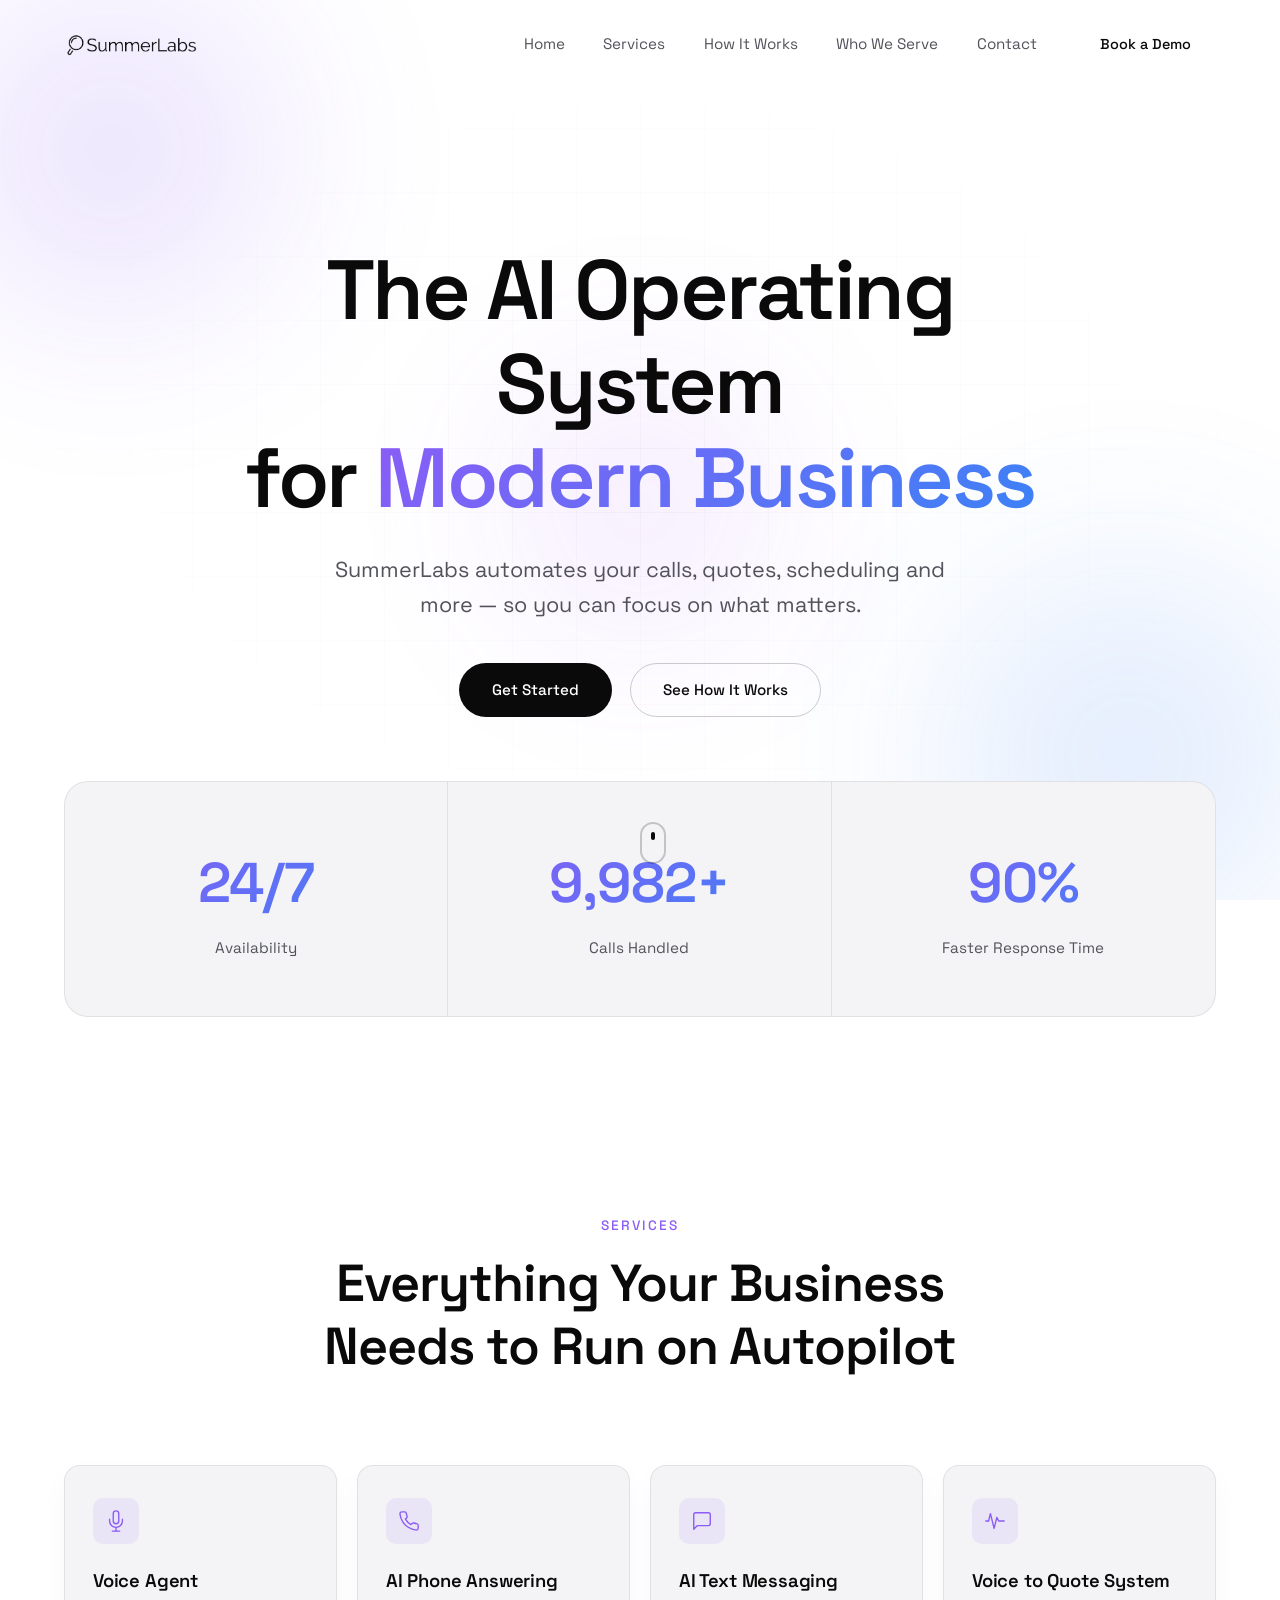
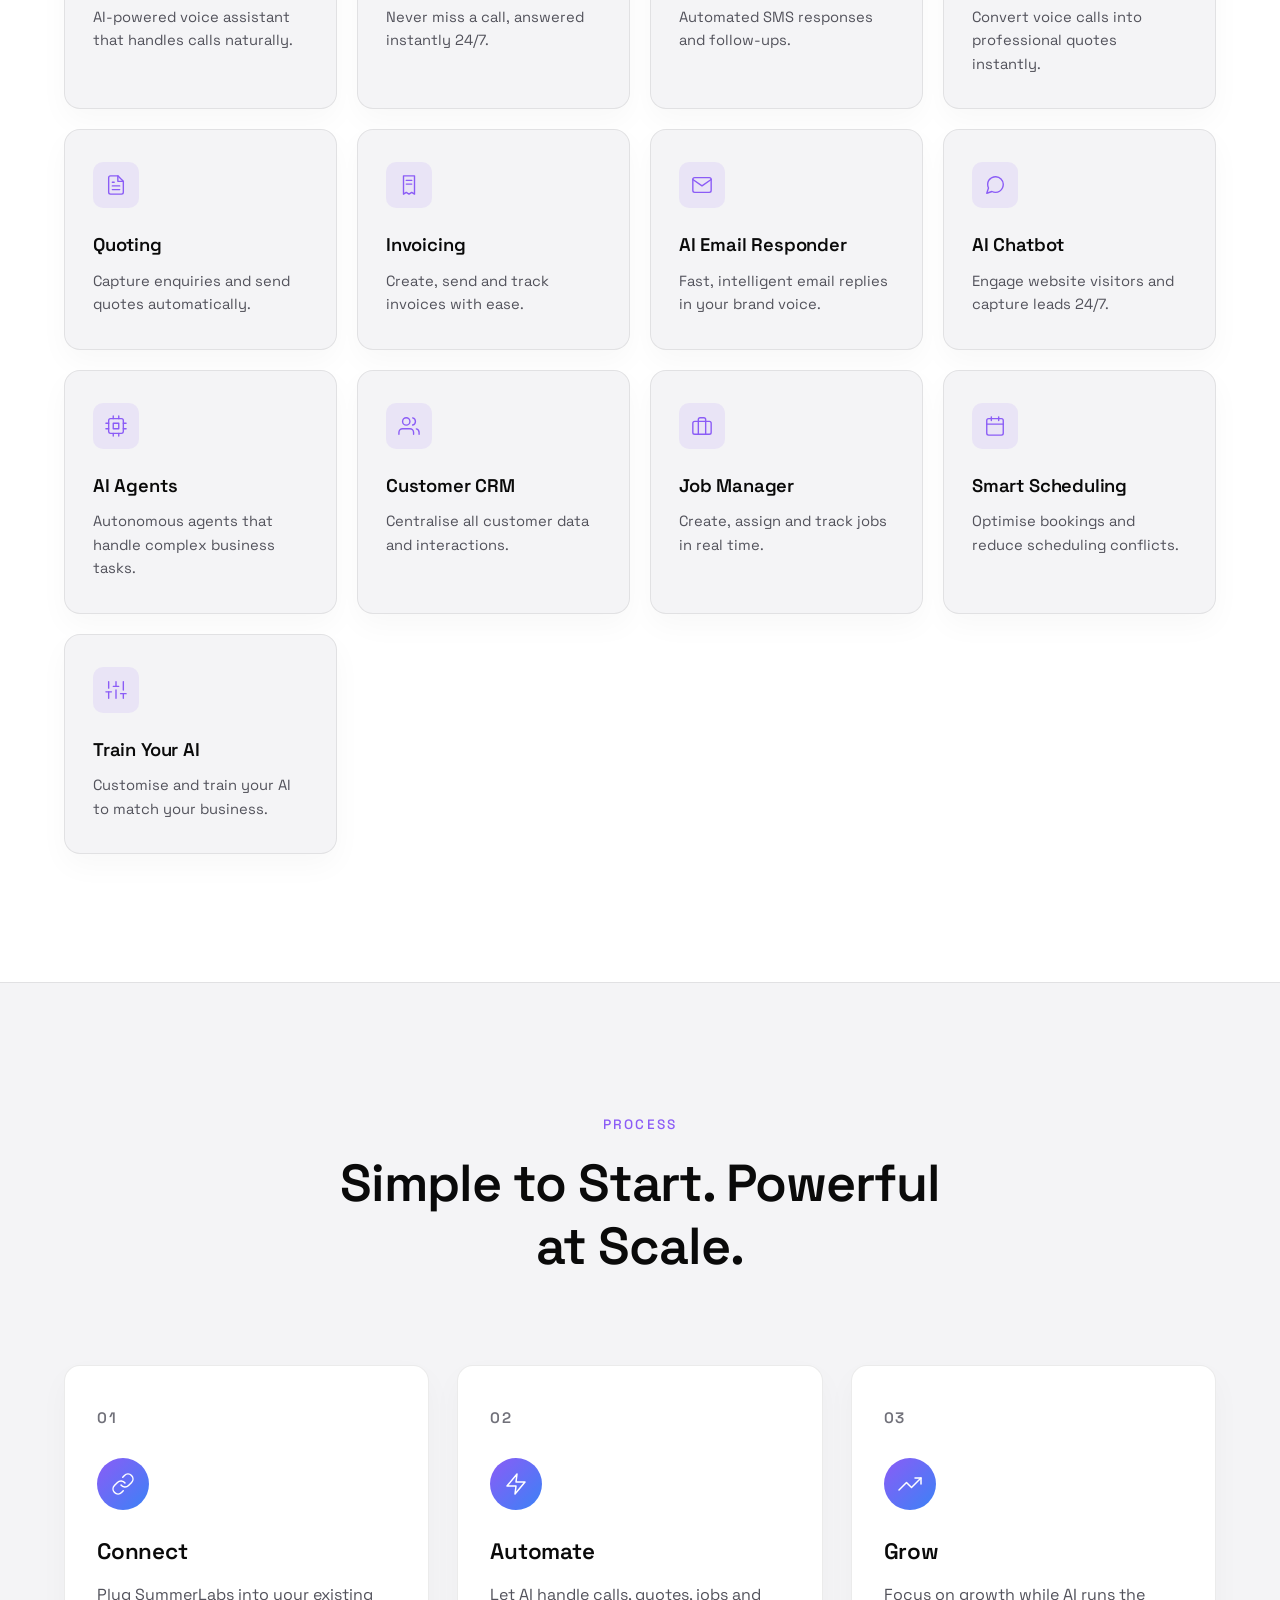
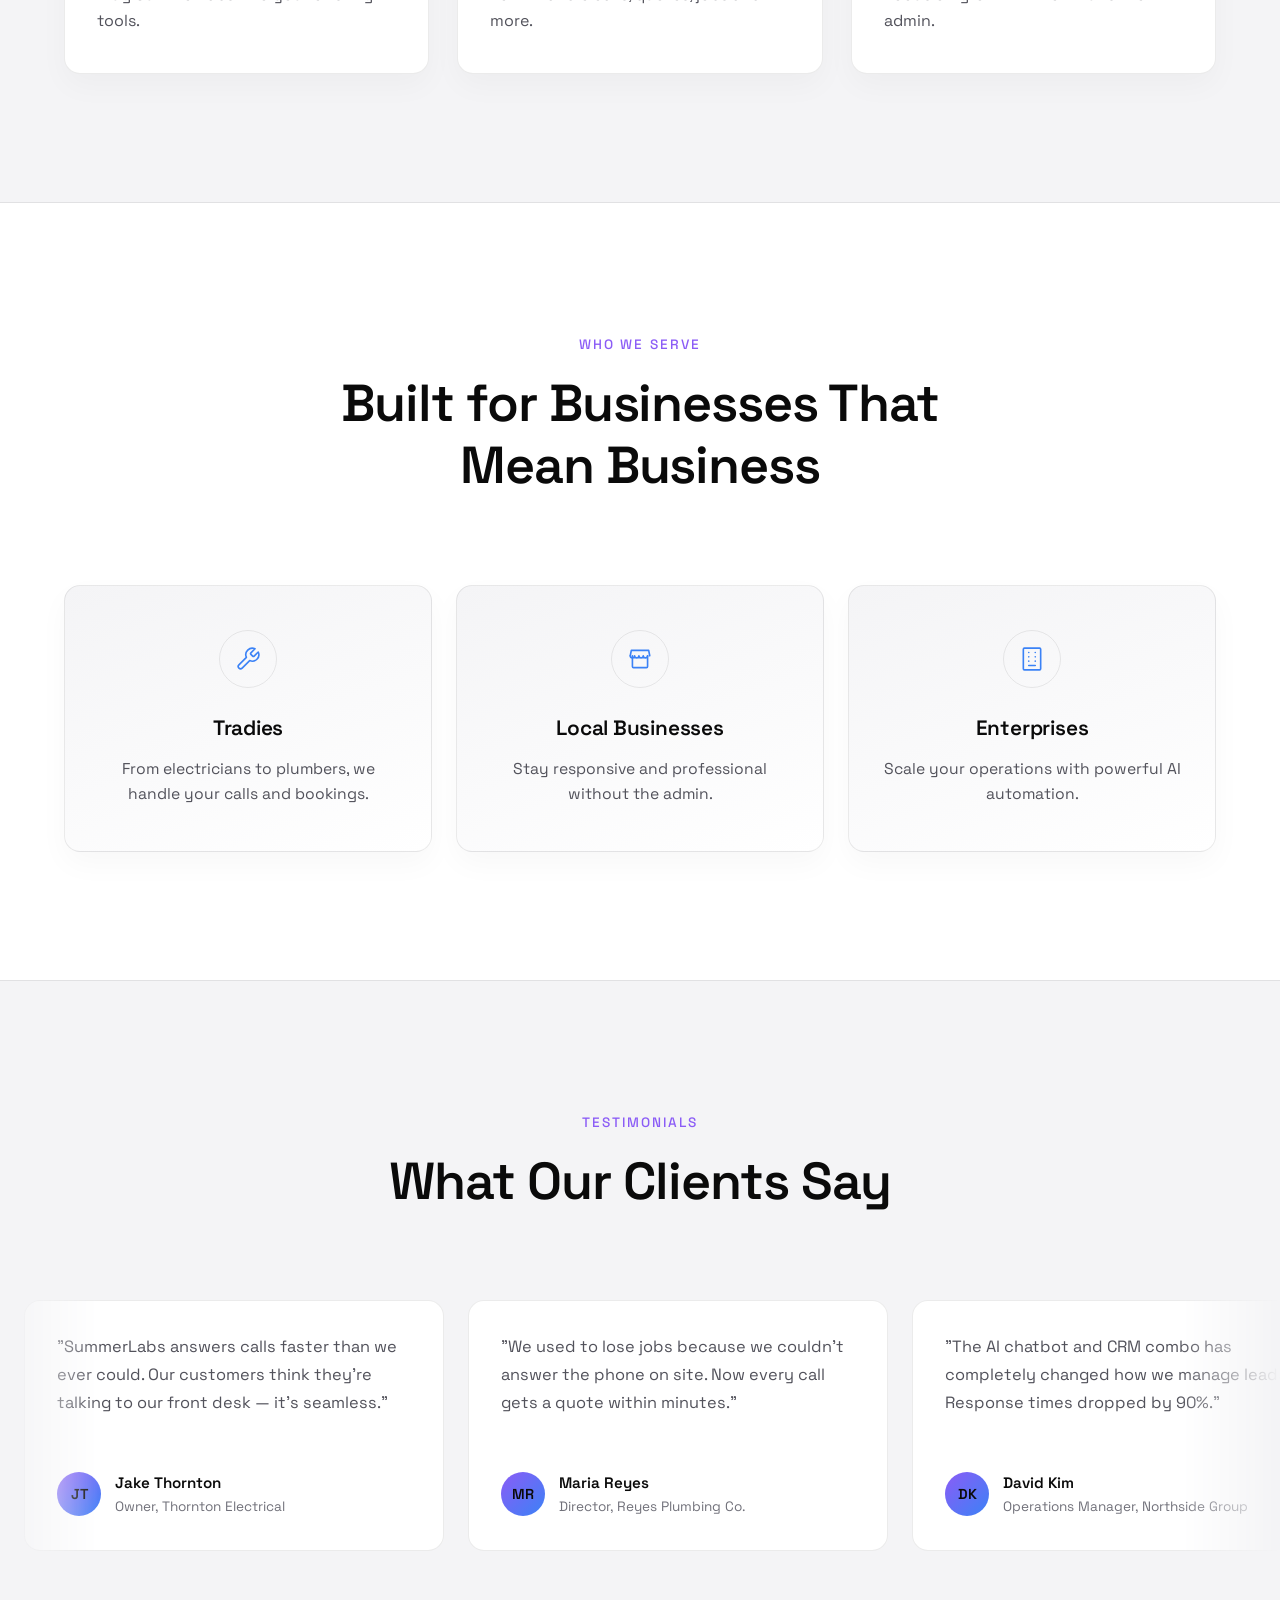
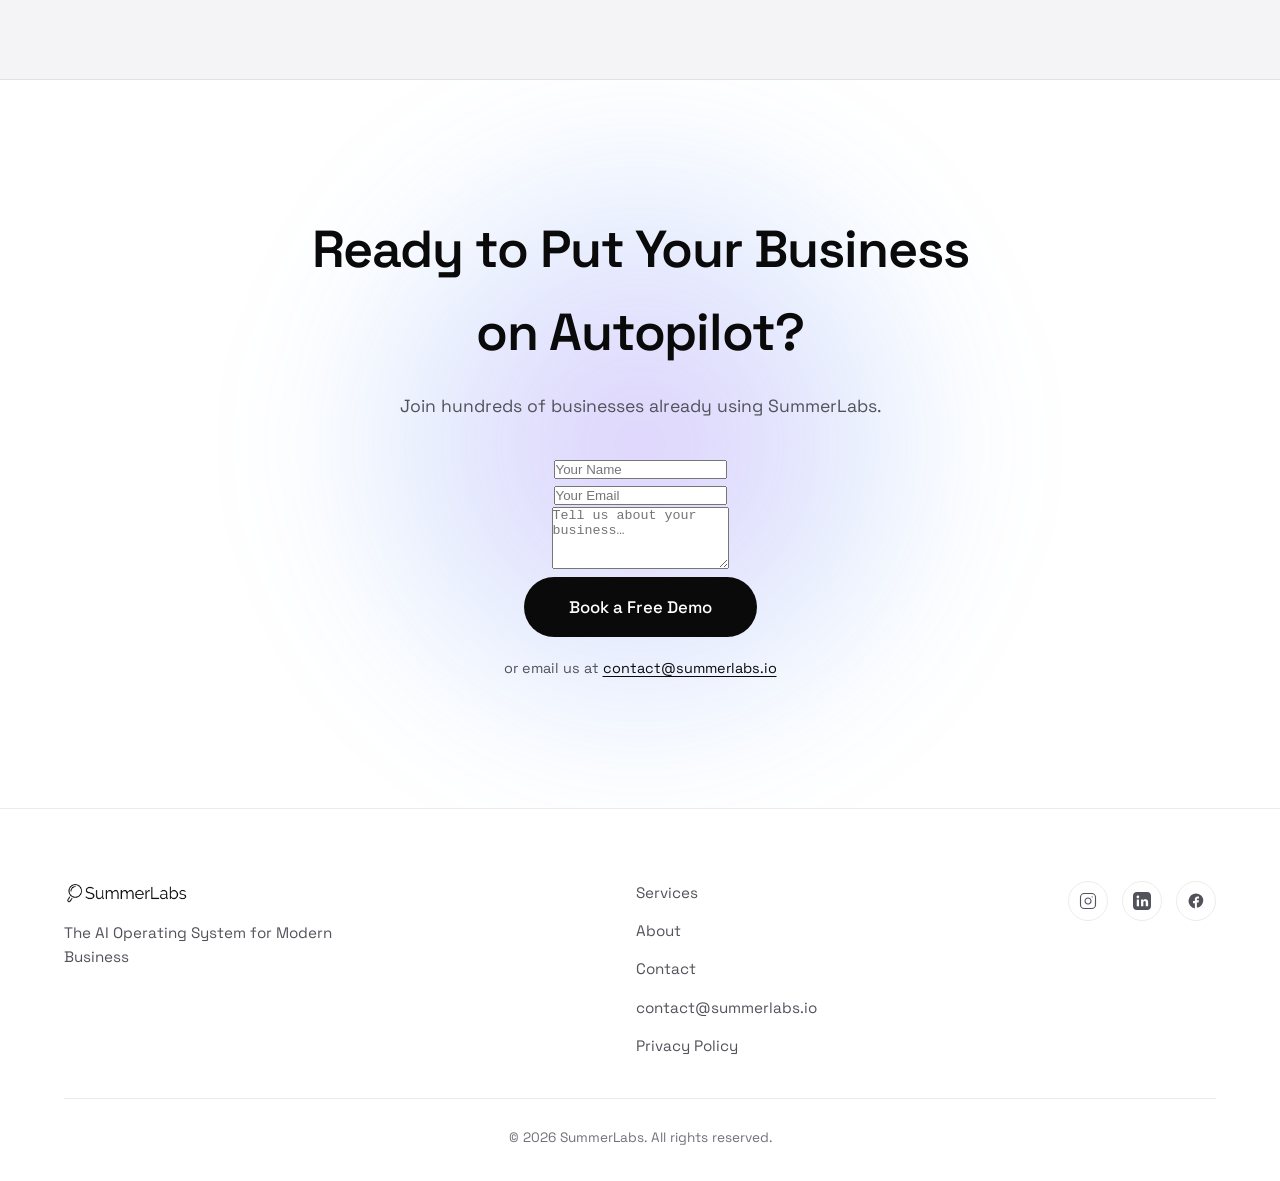
<file: index.html>
<!DOCTYPE html>
<html lang="en">
<head>
  <meta charset="UTF-8">
  <meta name="viewport" content="width=device-width, initial-scale=1.0">
  <title>SummerLabs — The AI Operating System for Modern Business</title>
  <meta name="description" content="SummerLabs automates your calls, quotes, scheduling and more — so you can focus on what matters.">

  <!-- Google Fonts -->
  <link rel="preconnect" href="https://fonts.googleapis.com">
  <link rel="preconnect" href="https://fonts.gstatic.com" crossorigin>
  <link href="https://fonts.googleapis.com/css2?family=Space+Grotesk:wght@300;400;500;600;700&display=swap" rel="stylesheet">

  <link rel="icon" type="image/x-icon" href="favicon.ico">
  <link rel="icon" type="image/png" sizes="512x512" href="assets/images/favicon.png">
  <link rel="apple-touch-icon" href="assets/images/favicon.png">
  <link rel="stylesheet" href="css/styles.css">
</head>
<body>

  <!-- ===================== NAVBAR ===================== -->
  <header class="navbar" id="navbar">
    <div class="navbar-container">
      <a href="#home" class="nav-logo" aria-label="SummerLabs home">
        <img src="assets/images/logo.png" alt="SummerLabs" class="logo-img" id="logo-img">
        <span class="logo-text" id="logo-text">SummerLabs</span>
      </a>

      <nav class="nav-links" id="nav-links">
        <a href="#home" class="nav-link">Home</a>
        <a href="#services" class="nav-link">Services</a>
        <a href="#how-it-works" class="nav-link">How It Works</a>
        <a href="#who-we-serve" class="nav-link">Who We Serve</a>
        <a href="#contact" class="nav-link">Contact</a>
        <a href="#contact" class="btn btn-cta nav-cta">Book a Demo</a>
      </nav>

      <button class="hamburger" id="hamburger" aria-label="Toggle menu" aria-expanded="false">
        <span></span>
        <span></span>
        <span></span>
      </button>
    </div>
  </header>

  <!-- ===================== HERO ===================== -->
  <section class="hero" id="home">
    <div class="hero-bg">
      <div class="glow-orb orb-purple"></div>
      <div class="glow-orb orb-blue"></div>
      <div class="glow-orb orb-violet"></div>
      <div class="hero-grid"></div>
    </div>

    <div class="hero-content">
      <h1 class="hero-title">
        <span class="reveal-line">The AI Operating System</span>
        <span class="reveal-line">for <span class="text-gradient">Modern Business</span></span>
      </h1>
      <p class="hero-subtitle reveal-fade">
        SummerLabs automates your calls, quotes, scheduling and more — so you can focus on what matters.
      </p>
      <div class="hero-buttons reveal-fade">
        <a href="#contact" class="btn btn-primary">Get Started</a>
        <a href="#how-it-works" class="btn btn-outline">See How It Works</a>
      </div>
    </div>

    <div class="scroll-indicator">
      <span></span>
    </div>
  </section>

  <!-- ===================== STATS BAR ===================== -->
  <section class="stats">
    <div class="stats-container">
      <div class="stat-card animate-on-scroll">
        <div class="stat-number" data-target="24" data-suffix="/7">0</div>
        <div class="stat-label">Availability</div>
      </div>
      <div class="stat-card animate-on-scroll">
        <div class="stat-number" data-target="10000" data-suffix="+">0</div>
        <div class="stat-label">Calls Handled</div>
      </div>
      <div class="stat-card animate-on-scroll">
        <div class="stat-number" data-target="90" data-suffix="%">0</div>
        <div class="stat-label">Faster Response Time</div>
      </div>
    </div>
  </section>

  <!-- ===================== SERVICES ===================== -->
  <section class="services" id="services">
    <div class="section-header animate-on-scroll">
      <span class="section-tag">Services</span>
      <h2 class="section-title">Everything Your Business Needs to Run on Autopilot</h2>
    </div>

    <div class="services-grid">

      <div class="service-card animate-on-scroll">
        <div class="service-icon">
          <svg viewBox="0 0 24 24" fill="none" stroke="currentColor" stroke-width="1.5" stroke-linecap="round" stroke-linejoin="round"><path d="M12 1a3 3 0 0 0-3 3v8a3 3 0 0 0 6 0V4a3 3 0 0 0-3-3z"/><path d="M19 10v2a7 7 0 0 1-14 0v-2"/><line x1="12" y1="19" x2="12" y2="23"/><line x1="8" y1="23" x2="16" y2="23"/></svg>
        </div>
        <h3 class="service-title">Voice Agent</h3>
        <p class="service-desc">AI-powered voice assistant that handles calls naturally.</p>
      </div>

      <div class="service-card animate-on-scroll">
        <div class="service-icon">
          <svg viewBox="0 0 24 24" fill="none" stroke="currentColor" stroke-width="1.5" stroke-linecap="round" stroke-linejoin="round"><path d="M22 16.92v3a2 2 0 0 1-2.18 2 19.79 19.79 0 0 1-8.63-3.07 19.5 19.5 0 0 1-6-6 19.79 19.79 0 0 1-3.07-8.67A2 2 0 0 1 4.11 2h3a2 2 0 0 1 2 1.72 12.84 12.84 0 0 0 .7 2.81 2 2 0 0 1-.45 2.11L8.09 9.91a16 16 0 0 0 6 6l1.27-1.27a2 2 0 0 1 2.11-.45 12.84 12.84 0 0 0 2.81.7A2 2 0 0 1 22 16.92z"/></svg>
        </div>
        <h3 class="service-title">AI Phone Answering</h3>
        <p class="service-desc">Never miss a call, answered instantly 24/7.</p>
      </div>

      <div class="service-card animate-on-scroll">
        <div class="service-icon">
          <svg viewBox="0 0 24 24" fill="none" stroke="currentColor" stroke-width="1.5" stroke-linecap="round" stroke-linejoin="round"><path d="M21 15a2 2 0 0 1-2 2H7l-4 4V5a2 2 0 0 1 2-2h14a2 2 0 0 1 2 2z"/></svg>
        </div>
        <h3 class="service-title">AI Text Messaging</h3>
        <p class="service-desc">Automated SMS responses and follow-ups.</p>
      </div>

      <div class="service-card animate-on-scroll">
        <div class="service-icon">
          <svg viewBox="0 0 24 24" fill="none" stroke="currentColor" stroke-width="1.5" stroke-linecap="round" stroke-linejoin="round"><path d="M2 12h3l2-8 4 16 3-12 2 4h6"/></svg>
        </div>
        <h3 class="service-title">Voice to Quote System</h3>
        <p class="service-desc">Convert voice calls into professional quotes instantly.</p>
      </div>

      <div class="service-card animate-on-scroll">
        <div class="service-icon">
          <svg viewBox="0 0 24 24" fill="none" stroke="currentColor" stroke-width="1.5" stroke-linecap="round" stroke-linejoin="round"><path d="M14 2H6a2 2 0 0 0-2 2v16a2 2 0 0 0 2 2h12a2 2 0 0 0 2-2V8z"/><polyline points="14 2 14 8 20 8"/><line x1="8" y1="13" x2="16" y2="13"/><line x1="8" y1="17" x2="16" y2="17"/><line x1="8" y1="9" x2="10" y2="9"/></svg>
        </div>
        <h3 class="service-title">Quoting</h3>
        <p class="service-desc">Capture enquiries and send quotes automatically.</p>
      </div>

      <div class="service-card animate-on-scroll">
        <div class="service-icon">
          <svg viewBox="0 0 24 24" fill="none" stroke="currentColor" stroke-width="1.5" stroke-linecap="round" stroke-linejoin="round"><path d="M6 2h12v20l-3-2-3 2-3-2-3 2z"/><line x1="9" y1="7" x2="15" y2="7"/><line x1="9" y1="11" x2="15" y2="11"/></svg>
        </div>
        <h3 class="service-title">Invoicing</h3>
        <p class="service-desc">Create, send and track invoices with ease.</p>
      </div>

      <div class="service-card animate-on-scroll">
        <div class="service-icon">
          <svg viewBox="0 0 24 24" fill="none" stroke="currentColor" stroke-width="1.5" stroke-linecap="round" stroke-linejoin="round"><path d="M4 4h16a2 2 0 0 1 2 2v12a2 2 0 0 1-2 2H4a2 2 0 0 1-2-2V6a2 2 0 0 1 2-2z"/><polyline points="22,6 12,13 2,6"/></svg>
        </div>
        <h3 class="service-title">AI Email Responder</h3>
        <p class="service-desc">Fast, intelligent email replies in your brand voice.</p>
      </div>

      <div class="service-card animate-on-scroll">
        <div class="service-icon">
          <svg viewBox="0 0 24 24" fill="none" stroke="currentColor" stroke-width="1.5" stroke-linecap="round" stroke-linejoin="round"><path d="M21 11.5a8.38 8.38 0 0 1-.9 3.8 8.5 8.5 0 0 1-7.6 4.7 8.38 8.38 0 0 1-3.8-.9L3 21l1.9-5.7a8.38 8.38 0 0 1-.9-3.8 8.5 8.5 0 0 1 4.7-7.6 8.38 8.38 0 0 1 3.8-.9h.5a8.48 8.48 0 0 1 8 8z"/></svg>
        </div>
        <h3 class="service-title">AI Chatbot</h3>
        <p class="service-desc">Engage website visitors and capture leads 24/7.</p>
      </div>

      <div class="service-card animate-on-scroll">
        <div class="service-icon">
          <svg viewBox="0 0 24 24" fill="none" stroke="currentColor" stroke-width="1.5" stroke-linecap="round" stroke-linejoin="round"><rect x="4" y="4" width="16" height="16" rx="2"/><rect x="9" y="9" width="6" height="6"/><line x1="9" y1="1" x2="9" y2="4"/><line x1="15" y1="1" x2="15" y2="4"/><line x1="9" y1="20" x2="9" y2="23"/><line x1="15" y1="20" x2="15" y2="23"/><line x1="1" y1="9" x2="4" y2="9"/><line x1="1" y1="15" x2="4" y2="15"/><line x1="20" y1="9" x2="23" y2="9"/><line x1="20" y1="15" x2="23" y2="15"/></svg>
        </div>
        <h3 class="service-title">AI Agents</h3>
        <p class="service-desc">Autonomous agents that handle complex business tasks.</p>
      </div>

      <div class="service-card animate-on-scroll">
        <div class="service-icon">
          <svg viewBox="0 0 24 24" fill="none" stroke="currentColor" stroke-width="1.5" stroke-linecap="round" stroke-linejoin="round"><path d="M17 21v-2a4 4 0 0 0-4-4H5a4 4 0 0 0-4 4v2"/><circle cx="9" cy="7" r="4"/><path d="M23 21v-2a4 4 0 0 0-3-3.87"/><path d="M16 3.13a4 4 0 0 1 0 7.75"/></svg>
        </div>
        <h3 class="service-title">Customer CRM</h3>
        <p class="service-desc">Centralise all customer data and interactions.</p>
      </div>

      <div class="service-card animate-on-scroll">
        <div class="service-icon">
          <svg viewBox="0 0 24 24" fill="none" stroke="currentColor" stroke-width="1.5" stroke-linecap="round" stroke-linejoin="round"><rect x="2" y="7" width="20" height="14" rx="2"/><path d="M16 21V5a2 2 0 0 0-2-2h-4a2 2 0 0 0-2 2v16"/></svg>
        </div>
        <h3 class="service-title">Job Manager</h3>
        <p class="service-desc">Create, assign and track jobs in real time.</p>
      </div>

      <div class="service-card animate-on-scroll">
        <div class="service-icon">
          <svg viewBox="0 0 24 24" fill="none" stroke="currentColor" stroke-width="1.5" stroke-linecap="round" stroke-linejoin="round"><rect x="3" y="4" width="18" height="18" rx="2"/><line x1="16" y1="2" x2="16" y2="6"/><line x1="8" y1="2" x2="8" y2="6"/><line x1="3" y1="10" x2="21" y2="10"/></svg>
        </div>
        <h3 class="service-title">Smart Scheduling</h3>
        <p class="service-desc">Optimise bookings and reduce scheduling conflicts.</p>
      </div>

      <div class="service-card animate-on-scroll">
        <div class="service-icon">
          <svg viewBox="0 0 24 24" fill="none" stroke="currentColor" stroke-width="1.5" stroke-linecap="round" stroke-linejoin="round"><line x1="4" y1="21" x2="4" y2="14"/><line x1="4" y1="10" x2="4" y2="3"/><line x1="12" y1="21" x2="12" y2="12"/><line x1="12" y1="8" x2="12" y2="3"/><line x1="20" y1="21" x2="20" y2="16"/><line x1="20" y1="12" x2="20" y2="3"/><line x1="1" y1="14" x2="7" y2="14"/><line x1="9" y1="8" x2="15" y2="8"/><line x1="17" y1="16" x2="23" y2="16"/></svg>
        </div>
        <h3 class="service-title">Train Your AI</h3>
        <p class="service-desc">Customise and train your AI to match your business.</p>
      </div>

    </div>
  </section>

  <!-- ===================== HOW IT WORKS ===================== -->
  <section class="how-it-works" id="how-it-works">
    <div class="section-header animate-on-scroll">
      <span class="section-tag">Process</span>
      <h2 class="section-title">Simple to Start. Powerful at Scale.</h2>
    </div>

    <div class="steps-container">
      <div class="step-card animate-on-scroll">
        <div class="step-number">01</div>
        <div class="step-icon">
          <svg viewBox="0 0 24 24" fill="none" stroke="currentColor" stroke-width="1.5" stroke-linecap="round" stroke-linejoin="round"><path d="M10 13a5 5 0 0 0 7.54.54l3-3a5 5 0 0 0-7.07-7.07l-1.72 1.71"/><path d="M14 11a5 5 0 0 0-7.54-.54l-3 3a5 5 0 0 0 7.07 7.07l1.71-1.71"/></svg>
        </div>
        <h3 class="step-title">Connect</h3>
        <p class="step-desc">Plug SummerLabs into your existing tools.</p>
      </div>

      <div class="step-card animate-on-scroll">
        <div class="step-number">02</div>
        <div class="step-icon">
          <svg viewBox="0 0 24 24" fill="none" stroke="currentColor" stroke-width="1.5" stroke-linecap="round" stroke-linejoin="round"><polygon points="13 2 3 14 12 14 11 22 21 10 12 10 13 2"/></svg>
        </div>
        <h3 class="step-title">Automate</h3>
        <p class="step-desc">Let AI handle calls, quotes, jobs and more.</p>
      </div>

      <div class="step-card animate-on-scroll">
        <div class="step-number">03</div>
        <div class="step-icon">
          <svg viewBox="0 0 24 24" fill="none" stroke="currentColor" stroke-width="1.5" stroke-linecap="round" stroke-linejoin="round"><polyline points="23 6 13.5 15.5 8.5 10.5 1 18"/><polyline points="17 6 23 6 23 12"/></svg>
        </div>
        <h3 class="step-title">Grow</h3>
        <p class="step-desc">Focus on growth while AI runs the admin.</p>
      </div>
    </div>
  </section>

  <!-- ===================== WHO WE SERVE ===================== -->
  <section class="who-we-serve" id="who-we-serve">
    <div class="section-header animate-on-scroll">
      <span class="section-tag">Who We Serve</span>
      <h2 class="section-title">Built for Businesses That Mean Business</h2>
    </div>

    <div class="audience-grid">
      <div class="audience-card animate-on-scroll">
        <div class="audience-icon">
          <svg viewBox="0 0 24 24" fill="none" stroke="currentColor" stroke-width="1.5" stroke-linecap="round" stroke-linejoin="round"><path d="M14.7 6.3a1 1 0 0 0 0 1.4l1.6 1.6a1 1 0 0 0 1.4 0l3.77-3.77a6 6 0 0 1-7.94 7.94l-6.91 6.91a2.12 2.12 0 0 1-3-3l6.91-6.91a6 6 0 0 1 7.94-7.94z"/></svg>
        </div>
        <h3 class="audience-title">Tradies</h3>
        <p class="audience-desc">From electricians to plumbers, we handle your calls and bookings.</p>
      </div>

      <div class="audience-card animate-on-scroll">
        <div class="audience-icon">
          <svg viewBox="0 0 24 24" fill="none" stroke="currentColor" stroke-width="1.5" stroke-linecap="round" stroke-linejoin="round"><path d="M3 9l1-5h16l1 5"/><path d="M3 9a2 2 0 0 0 4 0 2 2 0 0 0 4 0 2 2 0 0 0 4 0 2 2 0 0 0 4 0"/><path d="M5 9v10a1 1 0 0 0 1 1h12a1 1 0 0 0 1-1V9"/></svg>
        </div>
        <h3 class="audience-title">Local Businesses</h3>
        <p class="audience-desc">Stay responsive and professional without the admin.</p>
      </div>

      <div class="audience-card animate-on-scroll">
        <div class="audience-icon">
          <svg viewBox="0 0 24 24" fill="none" stroke="currentColor" stroke-width="1.5" stroke-linecap="round" stroke-linejoin="round"><rect x="4" y="2" width="16" height="20" rx="1"/><line x1="9" y1="6" x2="9" y2="6.01"/><line x1="15" y1="6" x2="15" y2="6.01"/><line x1="9" y1="10" x2="9" y2="10.01"/><line x1="15" y1="10" x2="15" y2="10.01"/><line x1="9" y1="14" x2="9" y2="14.01"/><line x1="15" y1="14" x2="15" y2="14.01"/><line x1="9" y1="18" x2="15" y2="18"/></svg>
        </div>
        <h3 class="audience-title">Enterprises</h3>
        <p class="audience-desc">Scale your operations with powerful AI automation.</p>
      </div>
    </div>
  </section>

  <!-- ===================== TESTIMONIALS ===================== -->
  <section class="testimonials">
    <div class="section-header animate-on-scroll">
      <span class="section-tag">Testimonials</span>
      <h2 class="section-title">What Our Clients Say</h2>
    </div>

    <div class="testimonial-viewport">
      <div class="testimonial-track" id="testimonial-track">

        <div class="testimonial-card">
          <p class="testimonial-text">"SummerLabs answers calls faster than we ever could. Our customers think they're talking to our front desk — it's seamless."</p>
          <div class="testimonial-author">
            <div class="author-avatar">JT</div>
            <div>
              <div class="author-name">Jake Thornton</div>
              <div class="author-role">Owner, Thornton Electrical</div>
            </div>
          </div>
        </div>

        <div class="testimonial-card">
          <p class="testimonial-text">"We used to lose jobs because we couldn't answer the phone on site. Now every call gets a quote within minutes."</p>
          <div class="testimonial-author">
            <div class="author-avatar">MR</div>
            <div>
              <div class="author-name">Maria Reyes</div>
              <div class="author-role">Director, Reyes Plumbing Co.</div>
            </div>
          </div>
        </div>

        <div class="testimonial-card">
          <p class="testimonial-text">"The AI chatbot and CRM combo has completely changed how we manage leads. Response times dropped by 90%."</p>
          <div class="testimonial-author">
            <div class="author-avatar">DK</div>
            <div>
              <div class="author-name">David Kim</div>
              <div class="author-role">Operations Manager, Northside Group</div>
            </div>
          </div>
        </div>

        <!-- Duplicate set for seamless infinite scroll -->
        <div class="testimonial-card" aria-hidden="true">
          <p class="testimonial-text">"SummerLabs answers calls faster than we ever could. Our customers think they're talking to our front desk — it's seamless."</p>
          <div class="testimonial-author">
            <div class="author-avatar">JT</div>
            <div>
              <div class="author-name">Jake Thornton</div>
              <div class="author-role">Owner, Thornton Electrical</div>
            </div>
          </div>
        </div>

        <div class="testimonial-card" aria-hidden="true">
          <p class="testimonial-text">"We used to lose jobs because we couldn't answer the phone on site. Now every call gets a quote within minutes."</p>
          <div class="testimonial-author">
            <div class="author-avatar">MR</div>
            <div>
              <div class="author-name">Maria Reyes</div>
              <div class="author-role">Director, Reyes Plumbing Co.</div>
            </div>
          </div>
        </div>

        <div class="testimonial-card" aria-hidden="true">
          <p class="testimonial-text">"The AI chatbot and CRM combo has completely changed how we manage leads. Response times dropped by 90%."</p>
          <div class="testimonial-author">
            <div class="author-avatar">DK</div>
            <div>
              <div class="author-name">David Kim</div>
              <div class="author-role">Operations Manager, Northside Group</div>
            </div>
          </div>
        </div>

      </div>
    </div>
  </section>

  <!-- ===================== CTA SECTION ===================== -->
  <section class="cta-section" id="contact">
    <div class="cta-glow"></div>
    <div class="cta-content animate-on-scroll">
      <h2 class="cta-title">Ready to Put Your Business on Autopilot?</h2>
      <p class="cta-subtitle">Join hundreds of businesses already using SummerLabs.</p>

      <form class="contact-form" id="contact-form" novalidate>
        <input type="hidden" name="access_key" value="b6a3320c-82f9-403d-abbe-86e0e6f9acce">
        <input type="hidden" name="subject" value="New inquiry from SummerLabs.io">
        <input type="hidden" name="from_name" value="SummerLabs Website">
        <div class="form-row">
          <div class="form-group">
            <input type="text" name="name" placeholder="Your Name" required class="form-input">
          </div>
          <div class="form-group">
            <input type="email" name="email" placeholder="Your Email" required class="form-input">
          </div>
        </div>
        <div class="form-group">
          <textarea name="message" placeholder="Tell us about your business…" rows="4" required class="form-input form-textarea"></textarea>
        </div>
        <button type="submit" class="btn btn-primary btn-large contact-submit">Book a Free Demo</button>
      </form>

      <div class="form-success" id="form-success" hidden>
        <div class="form-success-icon">&#10003;</div>
        <h3 class="form-success-title">Thank you!</h3>
        <p class="form-success-text">We've received your message and will be in touch soon.</p>
      </div>

      <p class="cta-email">or email us at <a href="mailto:contact@summerlabs.io">contact@summerlabs.io</a></p>
    </div>
  </section>

  <!-- ===================== FOOTER ===================== -->
  <footer class="footer">
    <div class="footer-container">
      <div class="footer-brand">
        <a href="#home" class="footer-logo" aria-label="SummerLabs home">
          <img src="assets/images/logo.png" alt="SummerLabs" class="logo-img" id="footer-logo-img">
          <span class="logo-text" id="footer-logo-text">SummerLabs</span>
        </a>
        <p class="footer-tagline">The AI Operating System for Modern Business</p>
      </div>

      <div class="footer-links">
        <a href="#services">Services</a>
        <a href="#how-it-works">About</a>
        <a href="#contact">Contact</a>
        <a href="mailto:contact@summerlabs.io">contact@summerlabs.io</a>
        <a href="#">Privacy Policy</a>
      </div>

      <div class="footer-social">
        <a href="#" class="social-icon" aria-label="Instagram">
          <svg viewBox="0 0 24 24" fill="none" stroke="currentColor" stroke-width="1.5" stroke-linecap="round" stroke-linejoin="round"><rect x="2" y="2" width="20" height="20" rx="5"/><path d="M16 11.37A4 4 0 1 1 12.63 8 4 4 0 0 1 16 11.37z"/><line x1="17.5" y1="6.5" x2="17.51" y2="6.5"/></svg>
        </a>
        <a href="#" class="social-icon" aria-label="LinkedIn">
          <svg viewBox="0 0 24 24" fill="currentColor" stroke="none"><path d="M19 0h-14c-2.76 0-5 2.24-5 5v14c0 2.76 2.24 5 5 5h14c2.76 0 5-2.24 5-5v-14c0-2.76-2.24-5-5-5zM8 19h-3v-9h3v9zM6.5 8.25c-0.97 0-1.75-0.79-1.75-1.75s0.78-1.75 1.75-1.75 1.75 0.79 1.75 1.75-0.78 1.75-1.75 1.75zM20 19h-3v-4.5c0-1.07-0.02-2.45-1.5-2.45-1.5 0-1.73 1.17-1.73 2.38v4.57h-3v-9h2.88v1.23h0.04c0.4-0.76 1.39-1.56 2.86-1.56 3.06 0 3.63 2.02 3.63 4.64v4.69z"/></svg>
        </a>
        <a href="#" class="social-icon" aria-label="Facebook">
          <svg viewBox="0 0 24 24" fill="currentColor" stroke="none"><path d="M22 12a10 10 0 1 0-11.5 9.87v-6.99h-2.5v-2.88h2.5v-2.2c0-2.47 1.49-3.83 3.77-3.83 0.74 0 1.5 0.06 1.7 0.08v2.59h-1.43c-1.13 0-1.34 0.54-1.34 1.32v1.04h2.7l-0.35 2.88h-2.35v6.99a10 10 0 0 0 8.5-9.87z"/></svg>
        </a>
      </div>
    </div>

    <div class="footer-bottom">
      <p>&copy; 2026 SummerLabs. All rights reserved.</p>
    </div>
  </footer>

  <script src="js/main.js" defer></script>
</body>
</html>
</file>
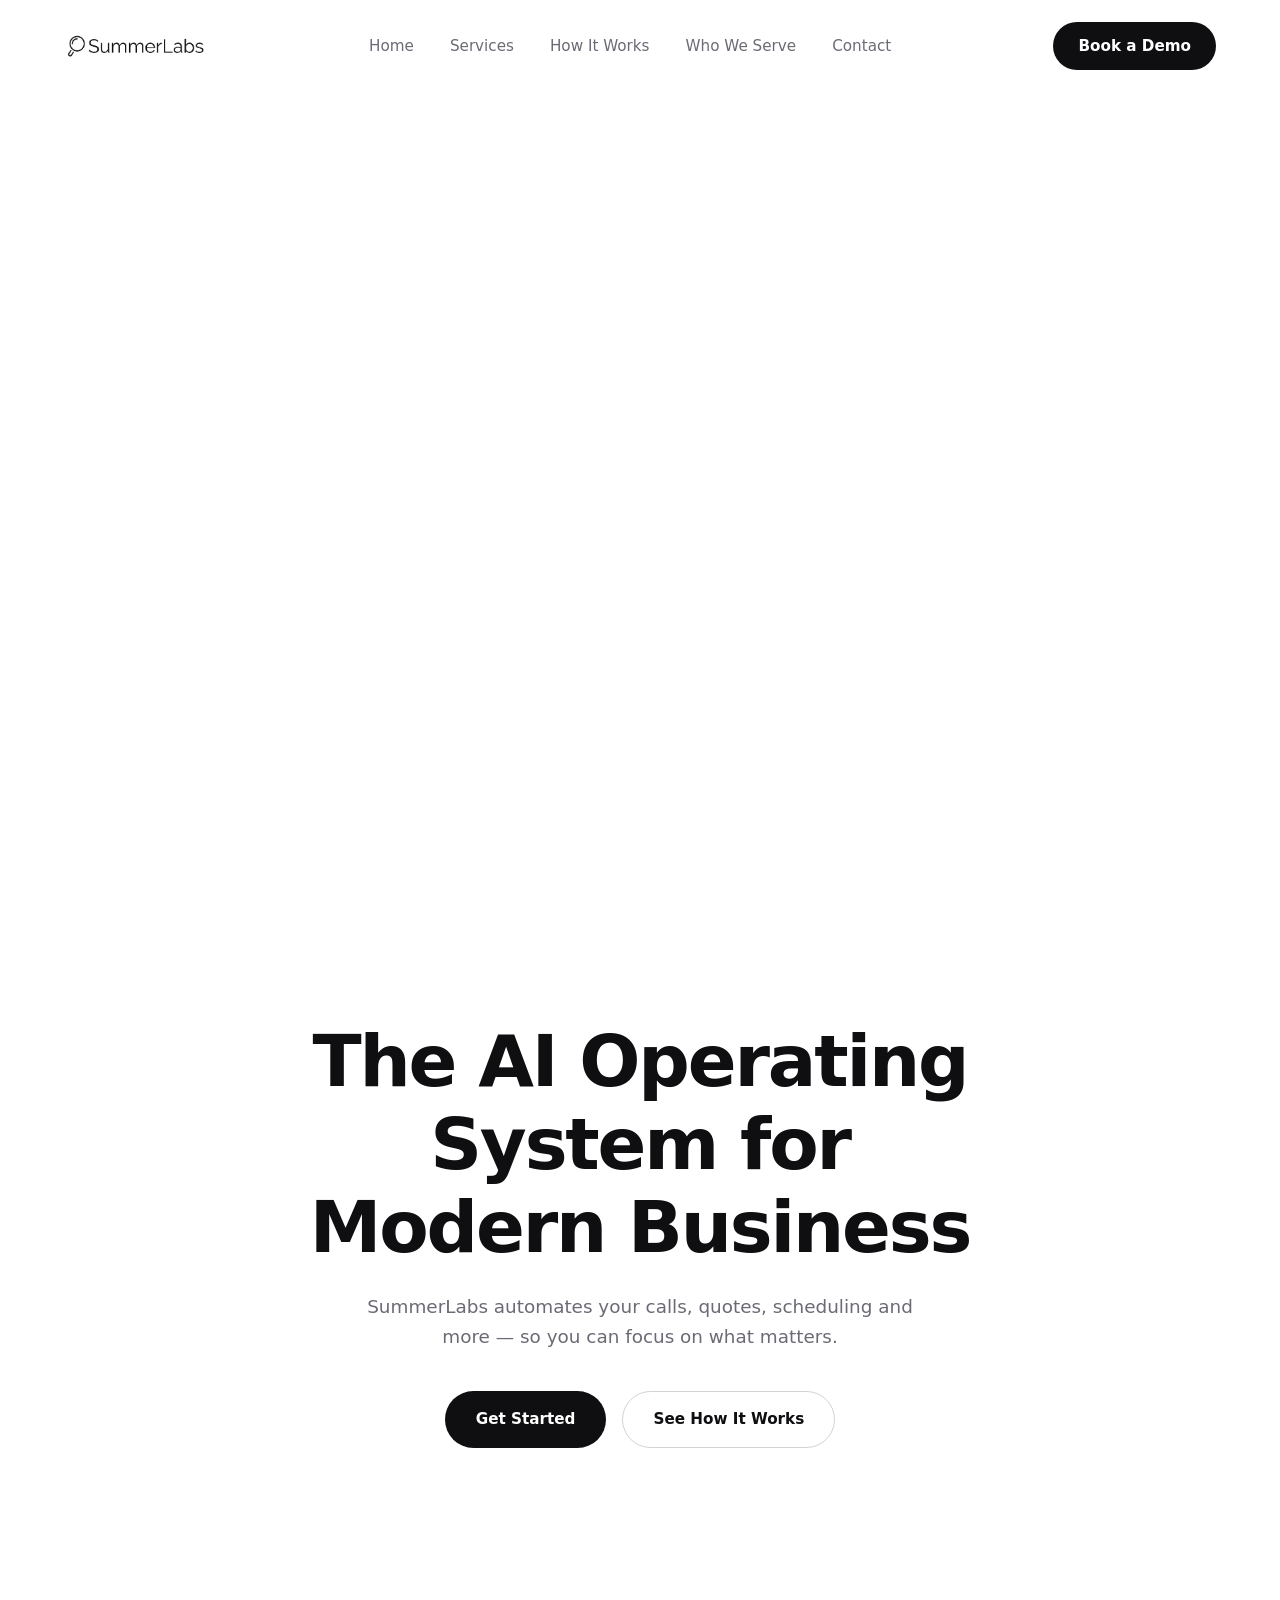
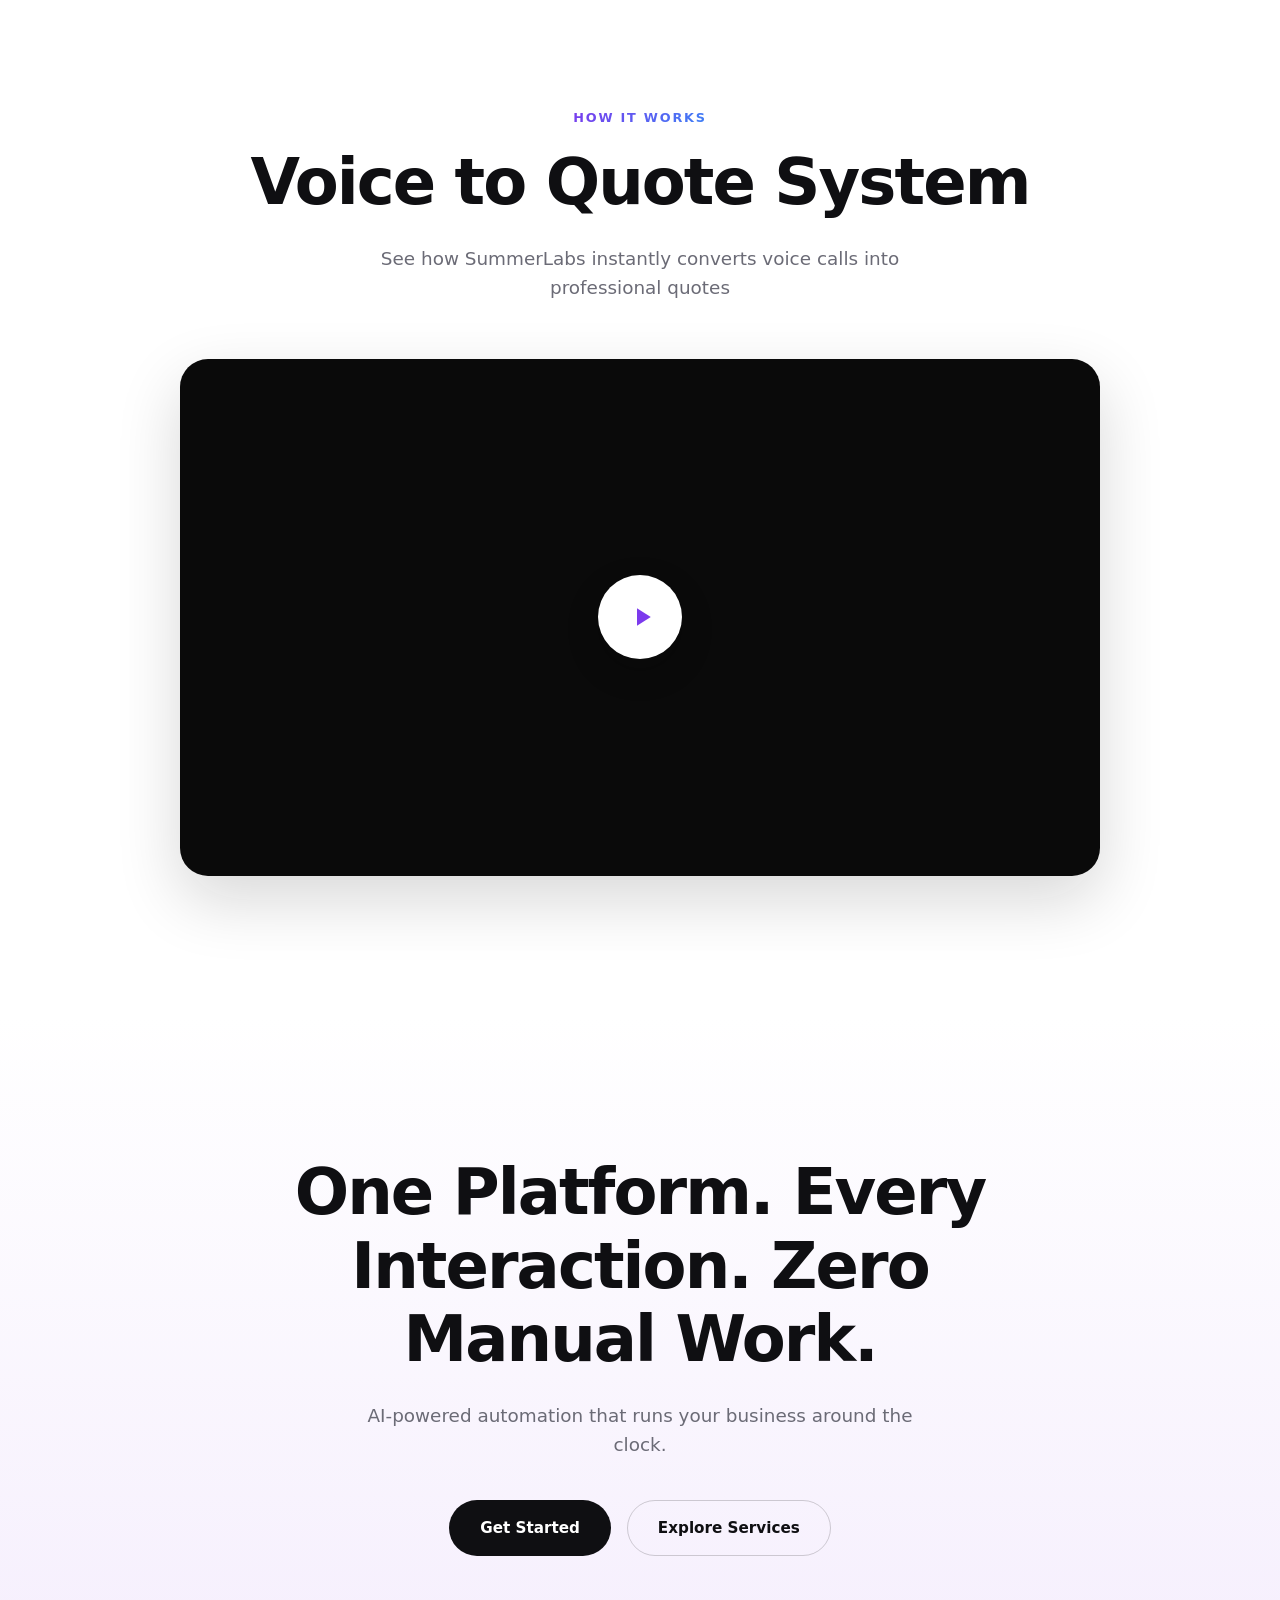
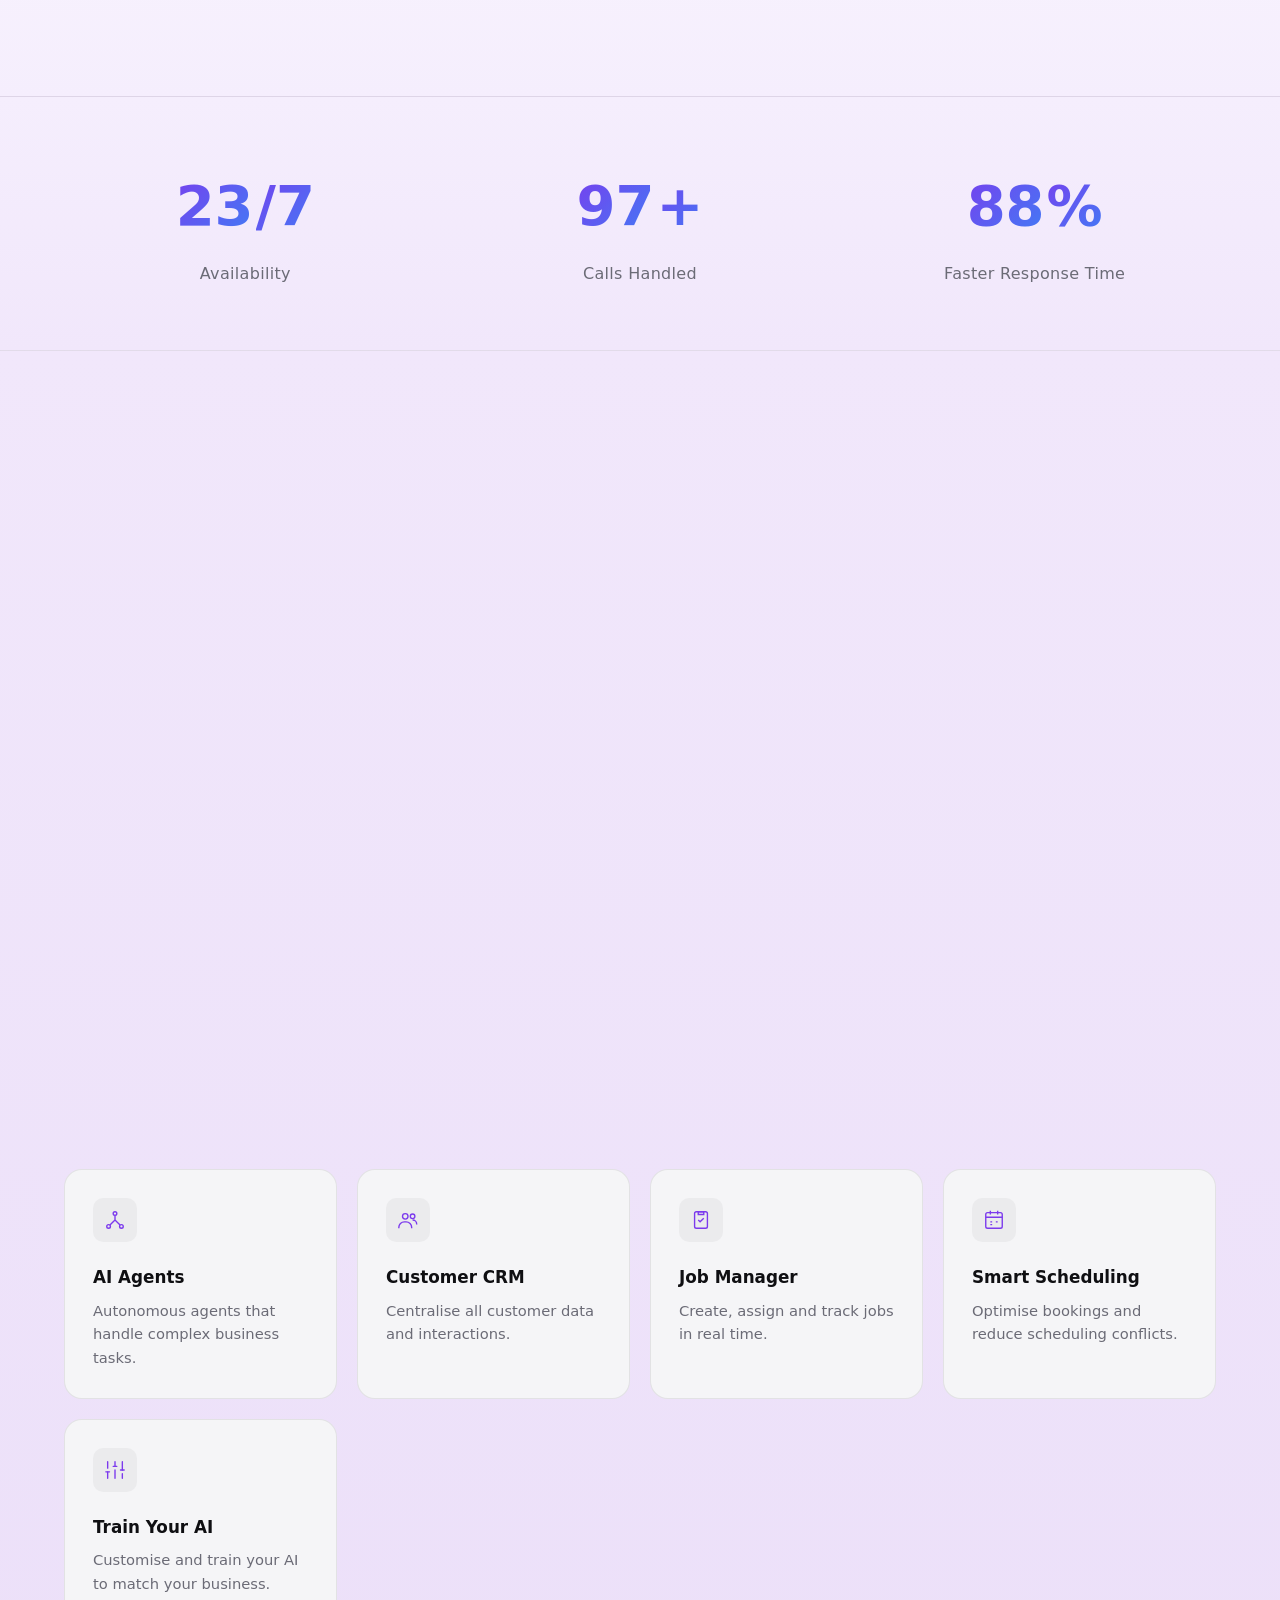
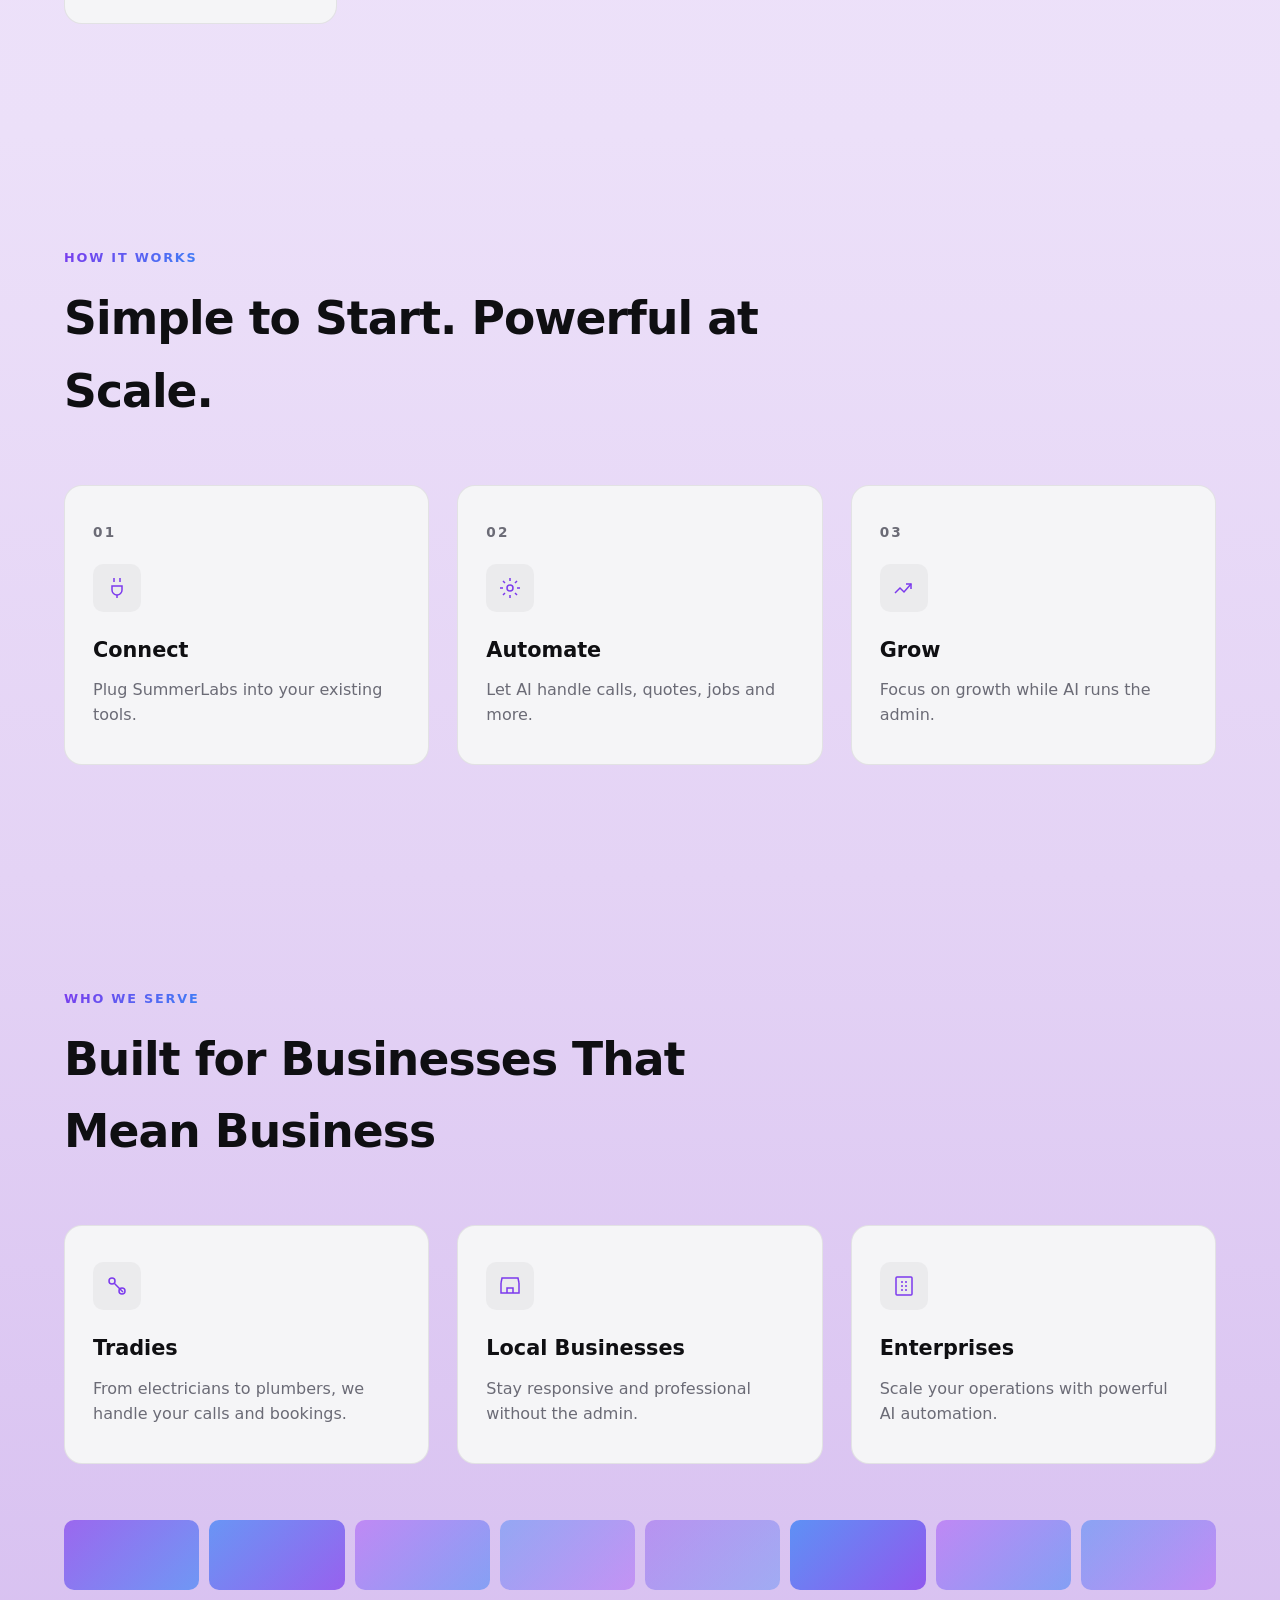
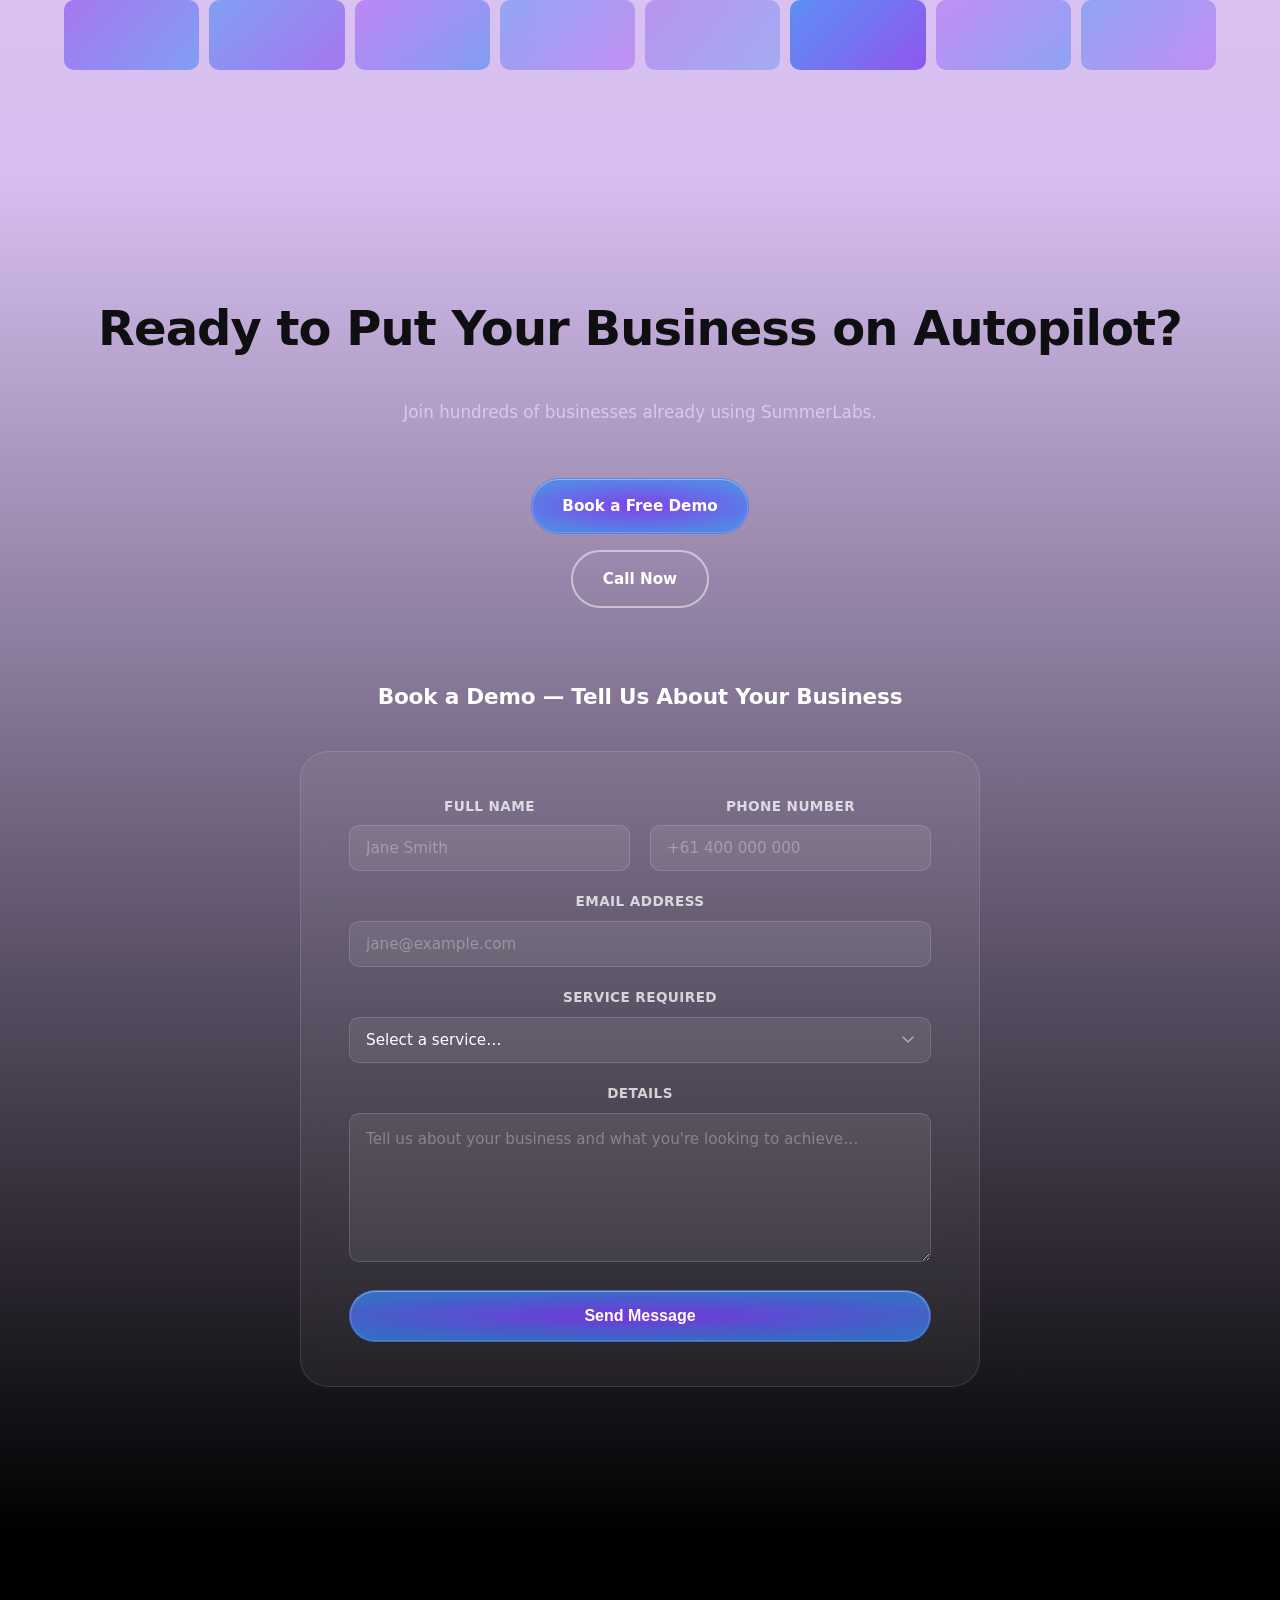
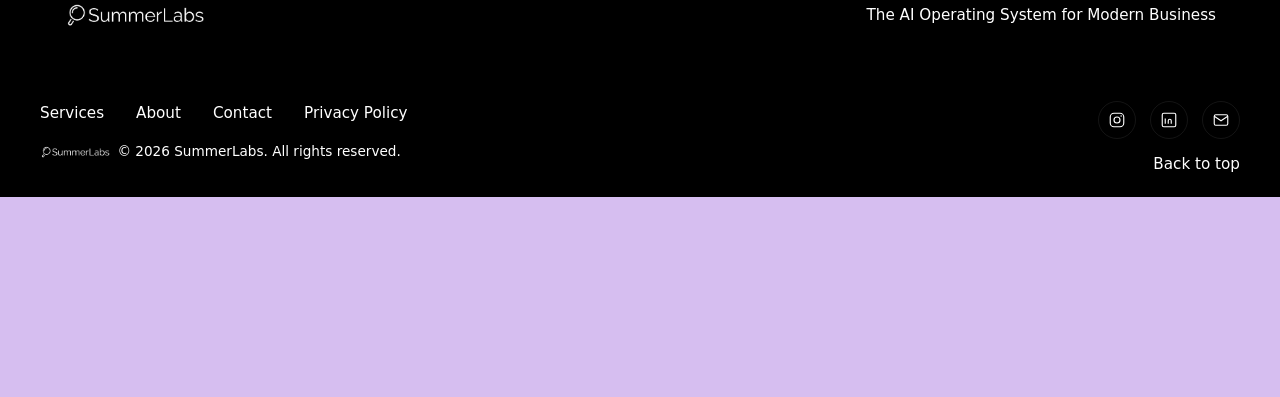
<file: my-website/index.html>
<!DOCTYPE html>
<html lang="en">
<head>
  <meta charset="UTF-8">
  <meta name="viewport" content="width=device-width, initial-scale=1.0">
  <title>SummerLabs — The AI Operating System for Modern Business</title>
  <link rel="icon" type="image/png" href="/assets/images/logo-dark.png">
  <link rel="apple-touch-icon" href="/assets/images/logo-dark.png">
  <link rel="stylesheet" href="css/styles.css">
</head>
<body>

  <!-- ============ NAVBAR ============ -->
  <header class="navbar" id="navbar">
    <div class="container navbar-inner">
      <a href="#home" class="logo">
        <img src="assets/images/logo-dark.png" alt="SummerLabs" class="logo-img">
      </a>

      <nav class="nav-links" id="nav-links">
        <a href="#home">Home</a>
        <a href="#services">Services</a>
        <a href="#how-it-works">How It Works</a>
        <a href="#who-we-serve">Who We Serve</a>
        <a href="#demo-form">Contact</a>
      </nav>

      <a href="#demo-form" class="btn btn-white nav-cta">Book a Demo</a>

      <button class="nav-toggle" id="nav-toggle" aria-label="Toggle navigation" aria-expanded="false">
        <span></span><span></span><span></span>
      </button>
    </div>
  </header>

  <!-- ============ HERO (VIDEO) ============ -->
  <section class="hero" id="home">
    <div class="hero-video-bg" aria-hidden="true">
      <video class="hero-video" autoplay muted loop playsinline>
        <source src="assets/video/WhatsApp Video 2026-06-15 at 10.27.05 AM.mp4" type="video/mp4">
      </video>
      <div class="hero-overlay"></div>
    </div>

    <div class="scroll-indicator" aria-hidden="true">
      <span></span>
    </div>
  </section>

  <!-- ============ HERO CONTENT ============ -->
  <section class="hero-content">
    <div class="container hero-inner reveal">
      <h1>The AI Operating System for<br>Modern Business</h1>
      <p class="hero-subtitle">
        SummerLabs automates your calls, quotes, scheduling and more —
        so you can focus on what matters.
      </p>
      <div class="hero-actions">
        <a href="#demo-form" class="btn btn-white">Get Started</a>
        <a href="#voice-to-quote" class="btn btn-outline">See How It Works</a>
      </div>
    </div>
  </section>

  <!-- ============ VIDEO SHOWCASE ============ -->
  <section class="video-showcase" id="voice-to-quote">
    <div class="container video-showcase-inner reveal">
      <span class="eyebrow">How It Works</span>
      <h2 class="video-showcase-title">Voice to Quote System</h2>
      <p class="video-showcase-subtitle">
        See how SummerLabs instantly converts voice calls into professional quotes
      </p>

      <div class="video-player" id="video-player">
        <video class="video-player-el" id="video-player-el" playsinline preload="metadata">
          <source src="assets/video/adv.mp4" type="video/mp4">
        </video>
        <button class="video-play-btn" id="video-play-btn" aria-label="Play video">
          <svg viewBox="0 0 24 24" fill="currentColor"><path d="M8 5v14l11-7z"/></svg>
        </button>
      </div>
    </div>
  </section>

  <!-- ============ INTRO ============ -->
  <section class="intro" id="intro">
    <div class="hero-bg" aria-hidden="true">
      <div class="hero-mesh"></div>
      <div class="glow-orb orb-purple"></div>
      <div class="glow-orb orb-blue"></div>
      <div class="glow-orb orb-purple-2"></div>
    </div>

    <div class="container intro-inner reveal">
      <h2 class="intro-title">One Platform. Every Interaction. Zero Manual Work.</h2>
      <p class="intro-subtitle">
        AI-powered automation that runs your business around the clock.
      </p>
      <div class="intro-actions">
        <a href="#demo-form" class="btn btn-white">Get Started</a>
        <a href="#services" class="btn btn-outline">Explore Services</a>
      </div>
    </div>
  </section>

  <!-- ============ STATS BAR ============ -->
  <section class="stats" id="stats-bar">
    <div class="container stats-grid">
      <div class="stat-item reveal">
        <div class="stat-number-row">
          <span class="stat-number" data-target="24">0</span><span class="stat-suffix">/7</span>
        </div>
        <p>Availability</p>
      </div>
      <div class="stat-item reveal">
        <div class="stat-number-row">
          <span class="stat-number" data-target="100">0</span><span class="stat-suffix">+</span>
        </div>
        <p>Calls Handled</p>
      </div>
      <div class="stat-item reveal">
        <div class="stat-number-row">
          <span class="stat-number" data-target="90">0</span><span class="stat-suffix">%</span>
        </div>
        <p>Faster Response Time</p>
      </div>
    </div>
  </section>

  <!-- ============ SERVICES ============ -->
  <section class="services" id="services">
    <div class="container">
      <span class="eyebrow reveal">Services</span>
      <h2 class="section-title reveal">Everything Your Business Needs to Run on Autopilot</h2>

      <div class="services-grid" id="services-grid">

        <article class="service-card stagger">
          <div class="service-icon">
            <svg viewBox="0 0 24 24" fill="none" stroke="currentColor" stroke-width="1.5" stroke-linecap="round"><path d="M4 12v0M8 6v12M12 3v18M16 6v12M20 12v0"/></svg>
          </div>
          <h3>Voice Agent</h3>
          <p>AI-powered voice assistant that handles calls naturally.</p>
        </article>

        <article class="service-card stagger">
          <div class="service-icon">
            <svg viewBox="0 0 24 24" fill="none" stroke="currentColor" stroke-width="1.5"><rect x="7" y="2" width="10" height="20" rx="2"/><path d="M11 18h2"/></svg>
          </div>
          <h3>AI Phone Answering</h3>
          <p>Never miss a call — answered instantly, 24/7.</p>
        </article>

        <article class="service-card stagger">
          <div class="service-icon">
            <svg viewBox="0 0 24 24" fill="none" stroke="currentColor" stroke-width="1.5"><path d="M4 4h16v12H9l-5 4V4z"/><path d="M8 9h8M8 12h5"/></svg>
          </div>
          <h3>AI Text Messaging</h3>
          <p>Automated SMS responses and follow-ups.</p>
        </article>

        <article class="service-card stagger">
          <div class="service-icon">
            <svg viewBox="0 0 24 24" fill="none" stroke="currentColor" stroke-width="1.5"><rect x="9" y="2" width="6" height="11" rx="3"/><path d="M5 10a7 7 0 0014 0M12 17v4"/><path d="M16 21h5v-5"/></svg>
          </div>
          <h3>Voice to Quote System</h3>
          <p>Convert voice calls into professional quotes instantly.</p>
        </article>

        <article class="service-card stagger">
          <div class="service-icon">
            <svg viewBox="0 0 24 24" fill="none" stroke="currentColor" stroke-width="1.5"><rect x="5" y="2" width="14" height="20" rx="2"/><path d="M9 7h6M9 11h6M9 15h3"/></svg>
          </div>
          <h3>Quoting</h3>
          <p>Capture enquiries and send quotes automatically.</p>
        </article>

        <article class="service-card stagger">
          <div class="service-icon">
            <svg viewBox="0 0 24 24" fill="none" stroke="currentColor" stroke-width="1.5"><rect x="5" y="2" width="14" height="20" rx="2"/><path d="M9 7h6M9 11h4"/><circle cx="15" cy="16" r="2.5"/></svg>
          </div>
          <h3>Invoicing</h3>
          <p>Create, send and track invoices with ease.</p>
        </article>

        <article class="service-card stagger">
          <div class="service-icon">
            <svg viewBox="0 0 24 24" fill="none" stroke="currentColor" stroke-width="1.5"><rect x="3" y="5" width="18" height="14" rx="2"/><path d="M3 7l9 6 9-6"/></svg>
          </div>
          <h3>AI Email Responder</h3>
          <p>Fast, intelligent email replies in your brand voice.</p>
        </article>

        <article class="service-card stagger">
          <div class="service-icon">
            <svg viewBox="0 0 24 24" fill="none" stroke="currentColor" stroke-width="1.5"><rect x="5" y="7" width="14" height="12" rx="2"/><path d="M12 7V4M9 4h6"/><circle cx="9" cy="12" r="1" fill="currentColor"/><circle cx="15" cy="12" r="1" fill="currentColor"/><path d="M9 16h6"/></svg>
          </div>
          <h3>AI Chatbot</h3>
          <p>Engage website visitors and capture leads 24/7.</p>
        </article>

        <article class="service-card stagger">
          <div class="service-icon">
            <svg viewBox="0 0 24 24" fill="none" stroke="currentColor" stroke-width="1.5"><circle cx="12" cy="5" r="2"/><circle cx="5" cy="19" r="2"/><circle cx="19" cy="19" r="2"/><path d="M12 7v5M12 12L6.5 17.5M12 12l5.5 5.5"/></svg>
          </div>
          <h3>AI Agents</h3>
          <p>Autonomous agents that handle complex business tasks.</p>
        </article>

        <article class="service-card stagger">
          <div class="service-icon">
            <svg viewBox="0 0 24 24" fill="none" stroke="currentColor" stroke-width="1.5"><circle cx="9" cy="8" r="3"/><path d="M2 21v-1a6 6 0 016-6h2a6 6 0 016 6v1"/><circle cx="17" cy="8" r="2.5"/><path d="M17 12a4.5 4.5 0 014.5 4.5v.5"/></svg>
          </div>
          <h3>Customer CRM</h3>
          <p>Centralise all customer data and interactions.</p>
        </article>

        <article class="service-card stagger">
          <div class="service-icon">
            <svg viewBox="0 0 24 24" fill="none" stroke="currentColor" stroke-width="1.5"><rect x="5" y="3" width="14" height="18" rx="2"/><path d="M9 3h6v3H9z"/><path d="M9 12l2 2 4-4"/></svg>
          </div>
          <h3>Job Manager</h3>
          <p>Create, assign and track jobs in real time.</p>
        </article>

        <article class="service-card stagger">
          <div class="service-icon">
            <svg viewBox="0 0 24 24" fill="none" stroke="currentColor" stroke-width="1.5"><rect x="3" y="4" width="18" height="17" rx="2"/><path d="M3 9h18M8 2v4M16 2v4"/><path d="M8 14h2M14 14h2M8 17h2"/></svg>
          </div>
          <h3>Smart Scheduling</h3>
          <p>Optimise bookings and reduce scheduling conflicts.</p>
        </article>

        <article class="service-card stagger">
          <div class="service-icon">
            <svg viewBox="0 0 24 24" fill="none" stroke="currentColor" stroke-width="1.5" stroke-linecap="round"><path d="M4 21v-7M4 10V3M12 21v-9M12 8V3M20 21v-5M20 12V3"/><path d="M2 14h4M10 8h4M18 12h4"/></svg>
          </div>
          <h3>Train Your AI</h3>
          <p>Customise and train your AI to match your business.</p>
        </article>

      </div>
    </div>
  </section>

  <!-- ============ HOW IT WORKS ============ -->
  <section class="how-it-works" id="how-it-works">
    <div class="container">
      <span class="eyebrow reveal">How It Works</span>
      <h2 class="section-title reveal">Simple to Start. Powerful at Scale.</h2>

      <div class="steps">
        <div class="step stagger">
          <span class="step-number">01</span>
          <div class="step-icon">
            <svg viewBox="0 0 24 24" fill="none" stroke="currentColor" stroke-width="1.5"><path d="M9 2v4M15 2v4M7 10h10v4a5 5 0 01-10 0z"/><path d="M12 19v3"/></svg>
          </div>
          <h3>Connect</h3>
          <p>Plug SummerLabs into your existing tools.</p>
        </div>
        <div class="step stagger">
          <span class="step-number">02</span>
          <div class="step-icon">
            <svg viewBox="0 0 24 24" fill="none" stroke="currentColor" stroke-width="1.5"><circle cx="12" cy="12" r="3"/><path d="M12 2v3M12 19v3M2 12h3M19 12h3M5 5l2 2M17 17l2 2M5 19l2-2M17 7l2-2"/></svg>
          </div>
          <h3>Automate</h3>
          <p>Let AI handle calls, quotes, jobs and more.</p>
        </div>
        <div class="step stagger">
          <span class="step-number">03</span>
          <div class="step-icon">
            <svg viewBox="0 0 24 24" fill="none" stroke="currentColor" stroke-width="1.5"><path d="M3 17l5-5 4 4 7-8"/><path d="M14 8h5v5"/></svg>
          </div>
          <h3>Grow</h3>
          <p>Focus on growth while AI runs the admin.</p>
        </div>
      </div>
    </div>
  </section>

  <!-- ============ WHO WE SERVE ============ -->
  <section class="who-we-serve" id="who-we-serve">
    <div class="container">
      <span class="eyebrow reveal">Who We Serve</span>
      <h2 class="section-title reveal">Built for Businesses That Mean Business</h2>

      <div class="audience-grid">
        <div class="audience-card stagger">
          <div class="audience-icon">
            <svg viewBox="0 0 24 24" fill="none" stroke="currentColor" stroke-width="1.5"><circle cx="7" cy="7" r="3"/><path d="M9.5 9.5L18 18"/><circle cx="17" cy="17" r="3"/></svg>
          </div>
          <h3>Tradies</h3>
          <p>From electricians to plumbers, we handle your calls and bookings.</p>
        </div>
        <div class="audience-card stagger">
          <div class="audience-icon">
            <svg viewBox="0 0 24 24" fill="none" stroke="currentColor" stroke-width="1.5"><path d="M3 9l1-5h16l1 5"/><path d="M3 9v10h18V9"/><path d="M9 19v-5h6v5"/></svg>
          </div>
          <h3>Local Businesses</h3>
          <p>Stay responsive and professional without the admin.</p>
        </div>
        <div class="audience-card stagger">
          <div class="audience-icon">
            <svg viewBox="0 0 24 24" fill="none" stroke="currentColor" stroke-width="1.5"><rect x="4" y="3" width="16" height="18" rx="1"/><path d="M9 8h2M13 8h2M9 12h2M13 12h2M9 16h2M13 16h2"/></svg>
          </div>
          <h3>Enterprises</h3>
          <p>Scale your operations with powerful AI automation.</p>
        </div>
      </div>

      <div class="shuffle-grid" id="shuffle-grid" aria-hidden="true"></div>
    </div>
  </section>

  <!-- ============ CTA ============ -->
  <section class="cta" id="contact">
    <div class="cta-bg" aria-hidden="true">
      <div class="glow-orb orb-purple cta-orb"></div>
      <div class="glow-orb orb-blue cta-orb-2"></div>
    </div>
    <div class="container cta-inner reveal">
      <h2>Ready to Put Your Business on Autopilot?</h2>
      <p>Join hundreds of businesses already using SummerLabs.</p>
      <a href="#demo-form" class="btn btn-fey">Book a Free Demo</a>
      <a href="tel:0450308559" class="btn btn-outline-white">Call Now</a>
    </div>

    <!-- ============ CONTACT FORM ============ -->
    <div class="container contact-form-section reveal" id="demo-form">
      <p class="contact-form-heading">Book a Demo — Tell Us About Your Business</p>
      <form class="contact-form" id="contact-form">
        <input type="hidden" name="access_key" value="b6a3320c-82f9-403d-abbe-86e0e6f9acce">
        <input type="hidden" name="subject" value="New Demo Request — SummerLabs">
        <input type="hidden" name="from_name" value="SummerLabs Website">
        <div class="form-row">
          <div class="form-group">
            <label for="full-name">Full Name</label>
            <input type="text" id="full-name" name="full_name" placeholder="Jane Smith" required>
          </div>
          <div class="form-group">
            <label for="phone">Phone Number</label>
            <input type="tel" id="phone" name="phone" placeholder="+61 400 000 000" required>
          </div>
        </div>
        <div class="form-group">
          <label for="email">Email Address</label>
          <input type="email" id="email" name="email" placeholder="jane@example.com" required>
        </div>
        <div class="form-group">
          <label for="service">Service Required</label>
          <select id="service" name="service" required>
            <option value="" disabled selected>Select a service…</option>
            <option>Voice Agent</option>
            <option>AI Phone Answering</option>
            <option>AI Text Messaging</option>
            <option>Voice to Quote</option>
            <option>Quoting</option>
            <option>Invoicing</option>
            <option>AI Email Responder</option>
            <option>AI Chatbot</option>
            <option>AI Agents</option>
            <option>CRM</option>
            <option>Job Manager</option>
            <option>Smart Scheduling</option>
          </select>
        </div>
        <div class="form-group">
          <label for="message">Details</label>
          <textarea id="message" name="message" rows="5" placeholder="Tell us about your business and what you're looking to achieve…" required></textarea>
        </div>
        <button type="submit" class="btn btn-fey form-submit" id="form-submit-btn">Send Message</button>
        <p class="form-success-msg" id="form-success">Thanks! We'll be in touch shortly.</p>
        <p class="form-error-msg" id="form-error">Oops — something went wrong. Please try again or email us at contact@summerlabs.io</p>
      </form>
    </div>
  </section>

  <!-- ============ FOOTER ============ -->
  <footer class="footer">
    <div class="footer-content">
      <div class="container footer-top">
        <a href="#home" class="logo">
          <img src="assets/images/logo.png" alt="SummerLabs" class="logo-img">
        </a>
        <p class="footer-tagline">The AI Operating System for Modern Business</p>
      </div>

      <div class="container footer-columns">
        <div class="footer-col">
          <nav class="footer-links">
            <a href="#services">Services</a>
            <a href="#how-it-works">About</a>
            <a href="#demo-form">Contact</a>
            <a href="/privacy-policy.html">Privacy Policy</a>
          </nav>
          <p class="footer-copyright">
            <img src="assets/images/logo.png" alt="" class="footer-copyright-icon">
            &copy; 2026 SummerLabs. All rights reserved.
          </p>
        </div>

        <div class="footer-col footer-col-right">
          <div class="footer-socials">
            <a href="https://www.instagram.com/summerlabs.io?igsh=MWNqN3U5eXQwZ25ldA%3D%3D&utm_source=qr" target="_blank" rel="noopener" aria-label="Instagram"><svg viewBox="0 0 24 24" fill="none" stroke="currentColor" stroke-width="1.5"><rect x="3" y="3" width="18" height="18" rx="5"/><circle cx="12" cy="12" r="4"/><circle cx="17.5" cy="6.5" r="1" fill="currentColor" stroke="none"/></svg></a>
            <a href="https://www.linkedin.com/company/summer-labs/" target="_blank" rel="noopener" aria-label="LinkedIn"><svg viewBox="0 0 24 24" fill="none" stroke="currentColor" stroke-width="1.5"><rect x="3" y="3" width="18" height="18" rx="2"/><path d="M7 10v7M7 7v.01M11 17v-4a2 2 0 014 0v4M11 13v4"/></svg></a>
            <a href="mailto:contact@summerlabs.io" aria-label="Email"><svg viewBox="0 0 24 24" fill="none" stroke="currentColor" stroke-width="1.5"><rect x="3" y="5" width="18" height="14" rx="2"/><path d="M3 7l9 6 9-6"/></svg></a>
          </div>
          <button class="footer-back-to-top" id="back-to-top" type="button">Back to top</button>
        </div>
      </div>
    </div>

    <div class="wave-container" id="wave-container" aria-hidden="true"></div>
  </footer>

  <script src="js/main.js"></script>
</body>
</html>
</file>
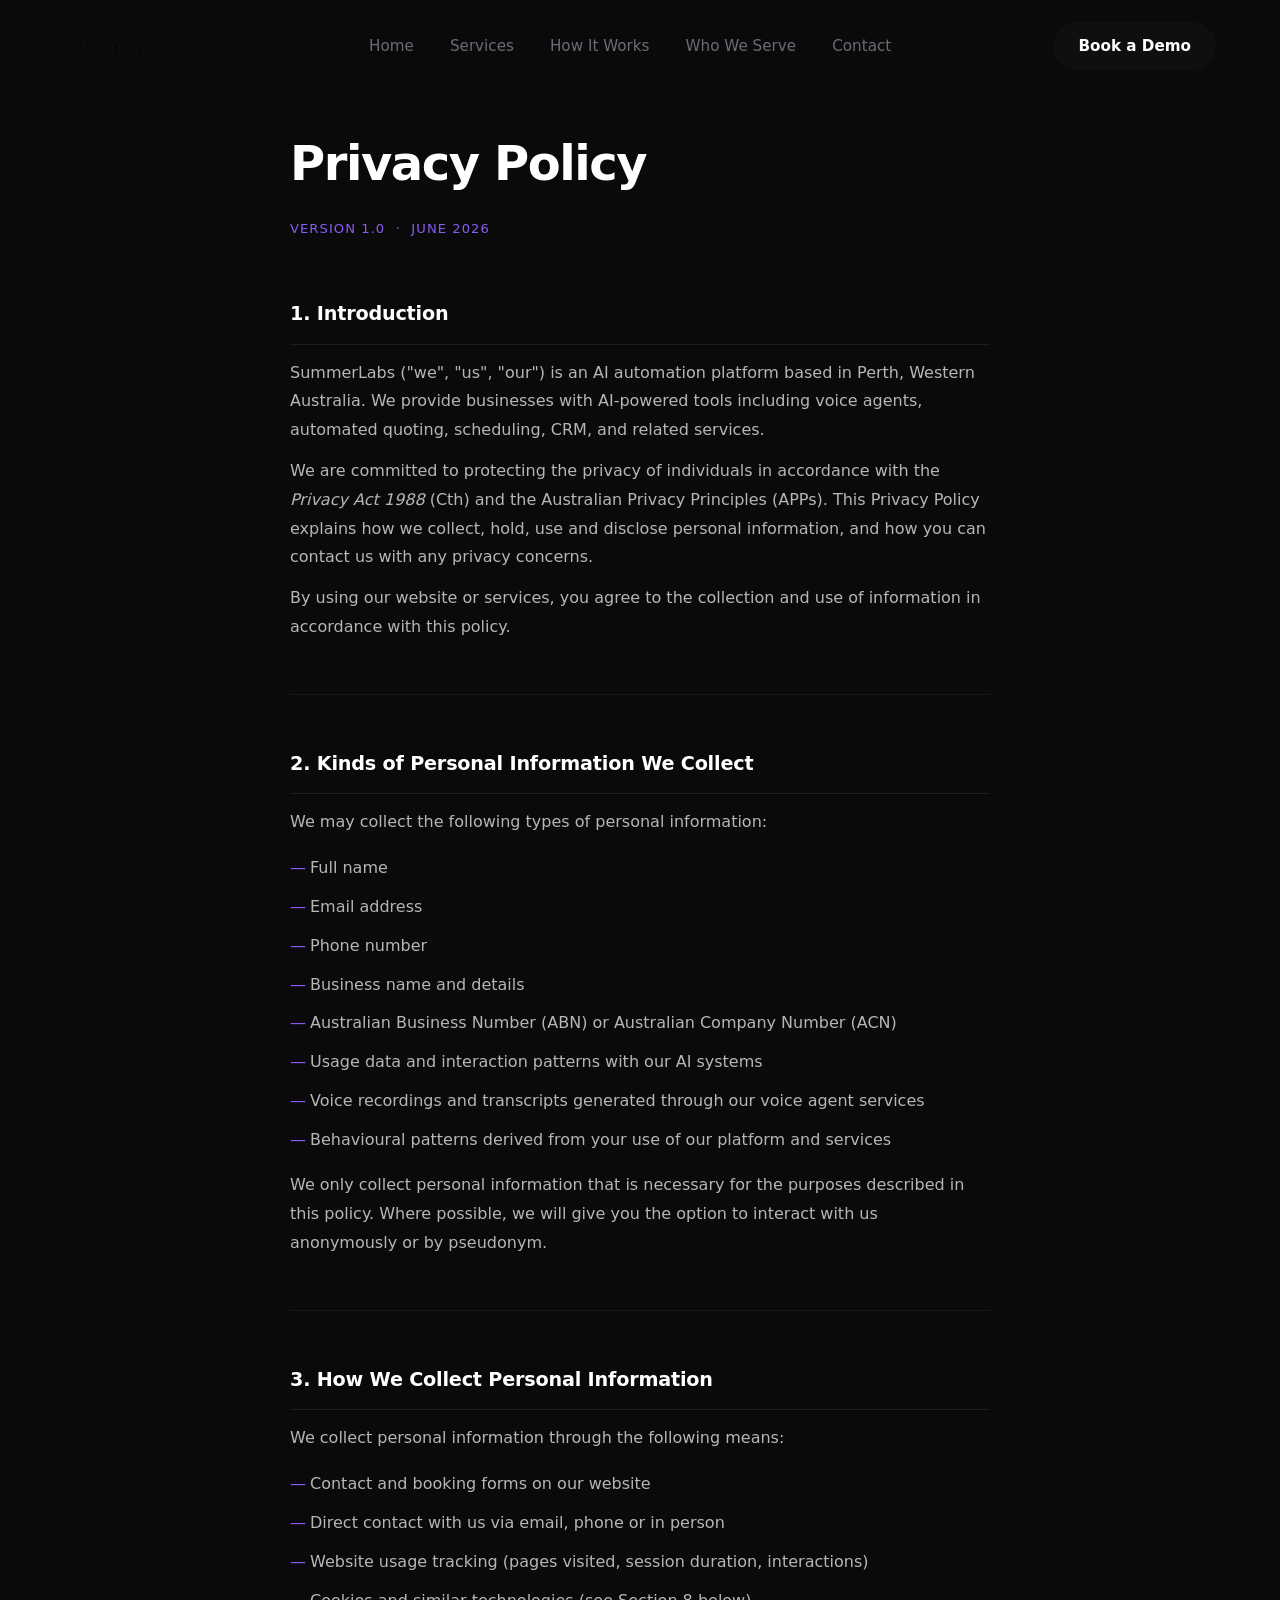
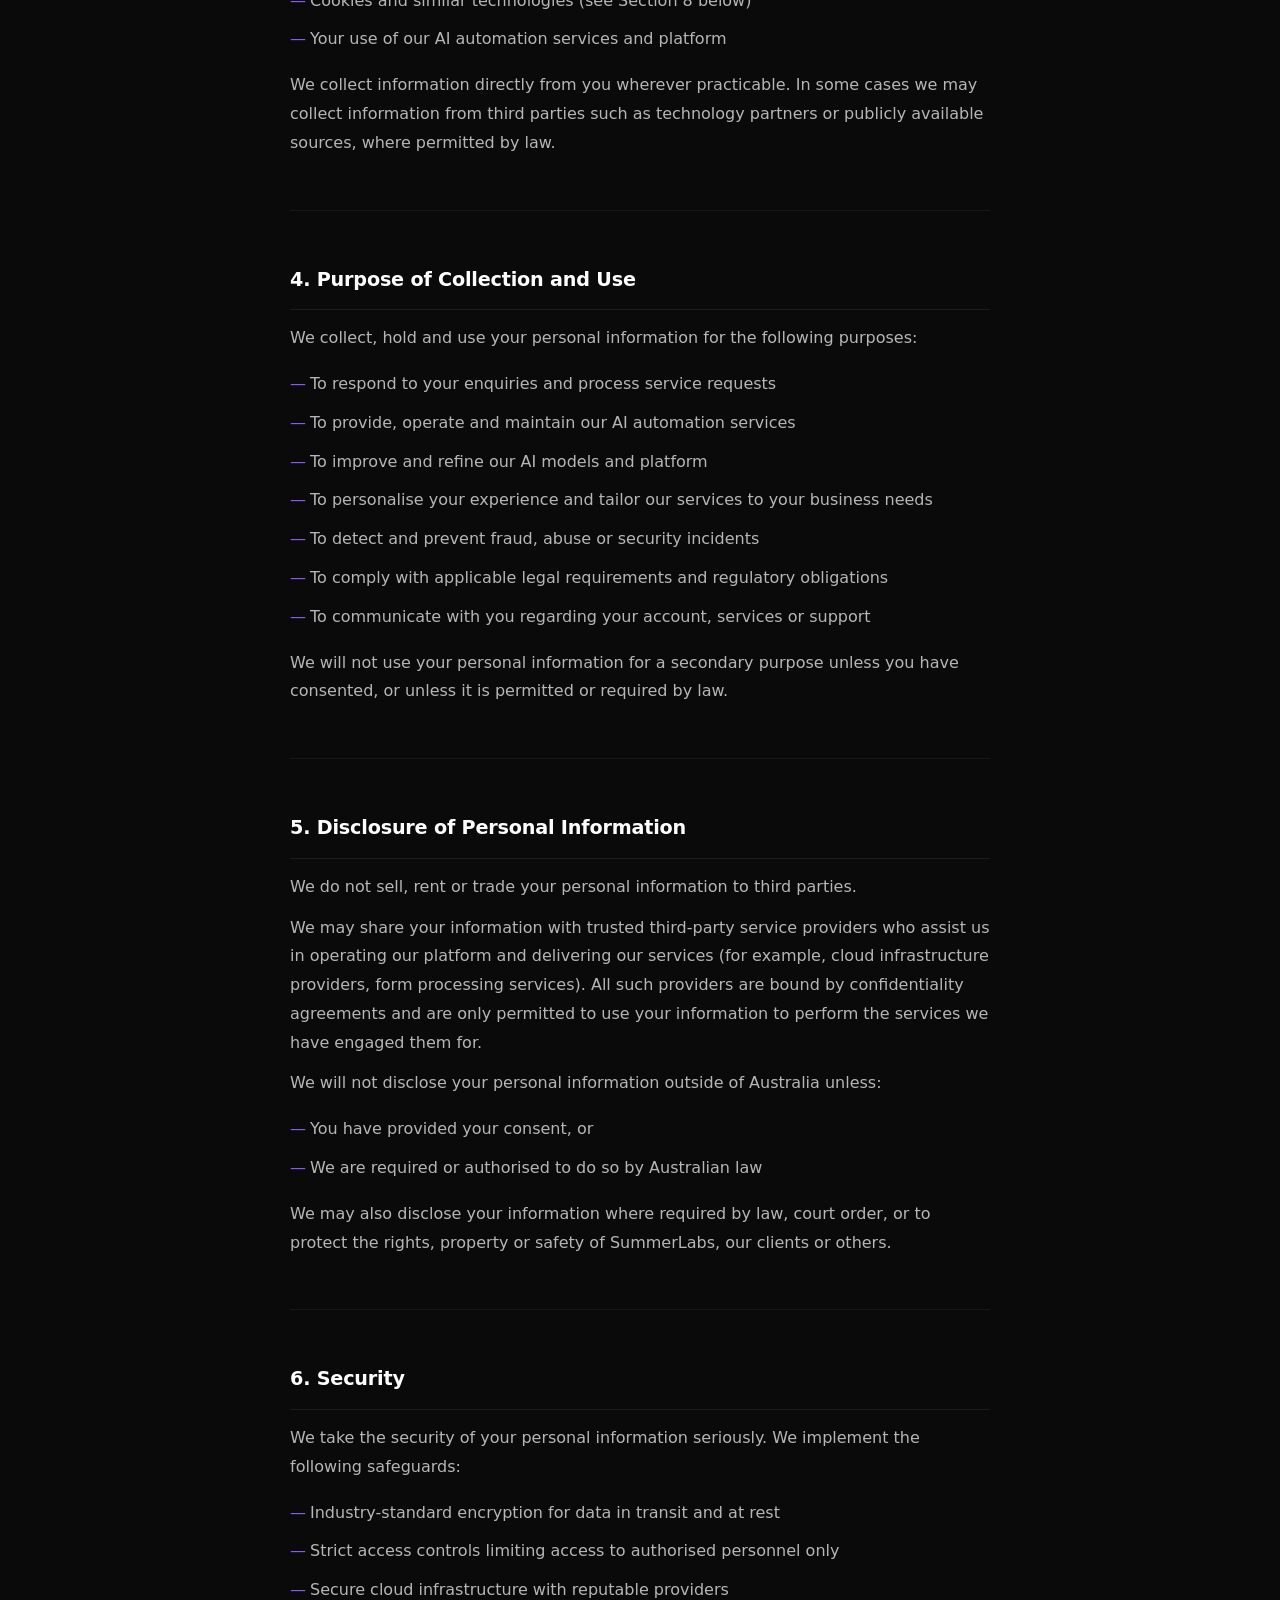
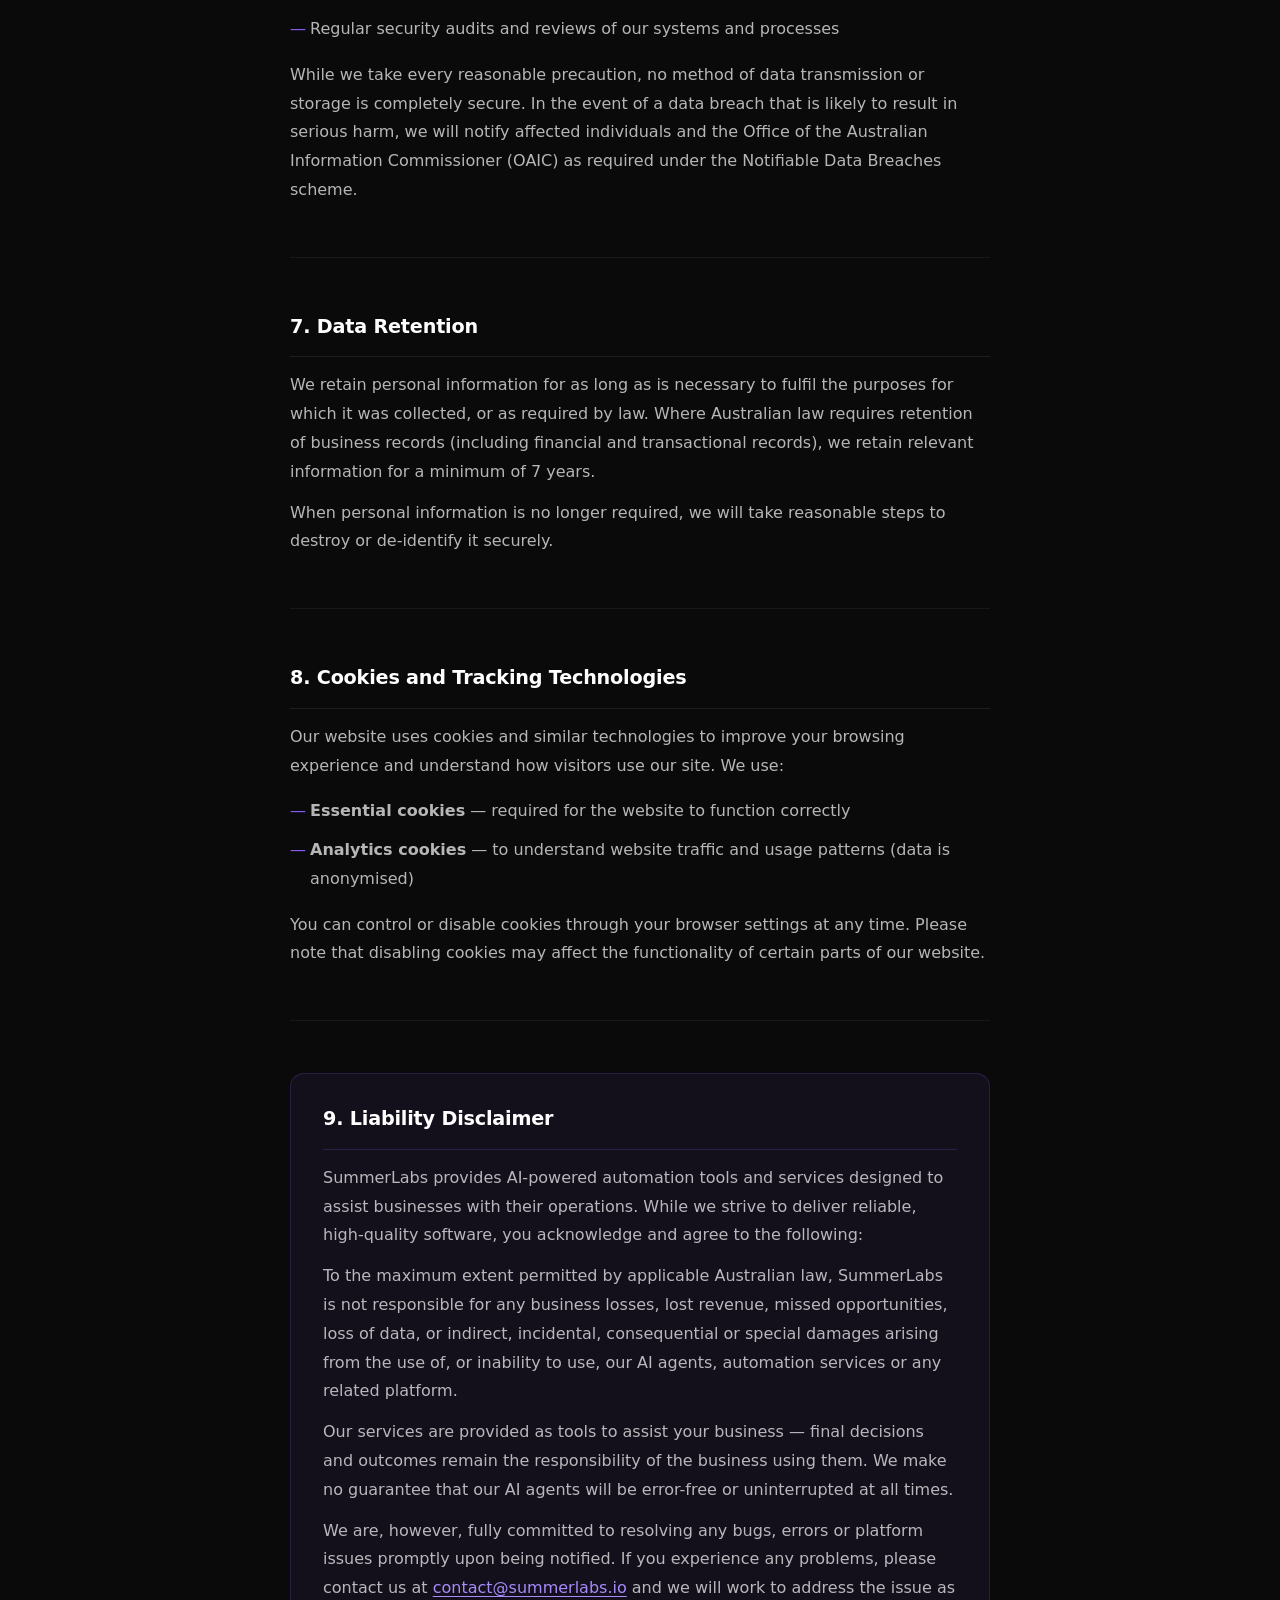
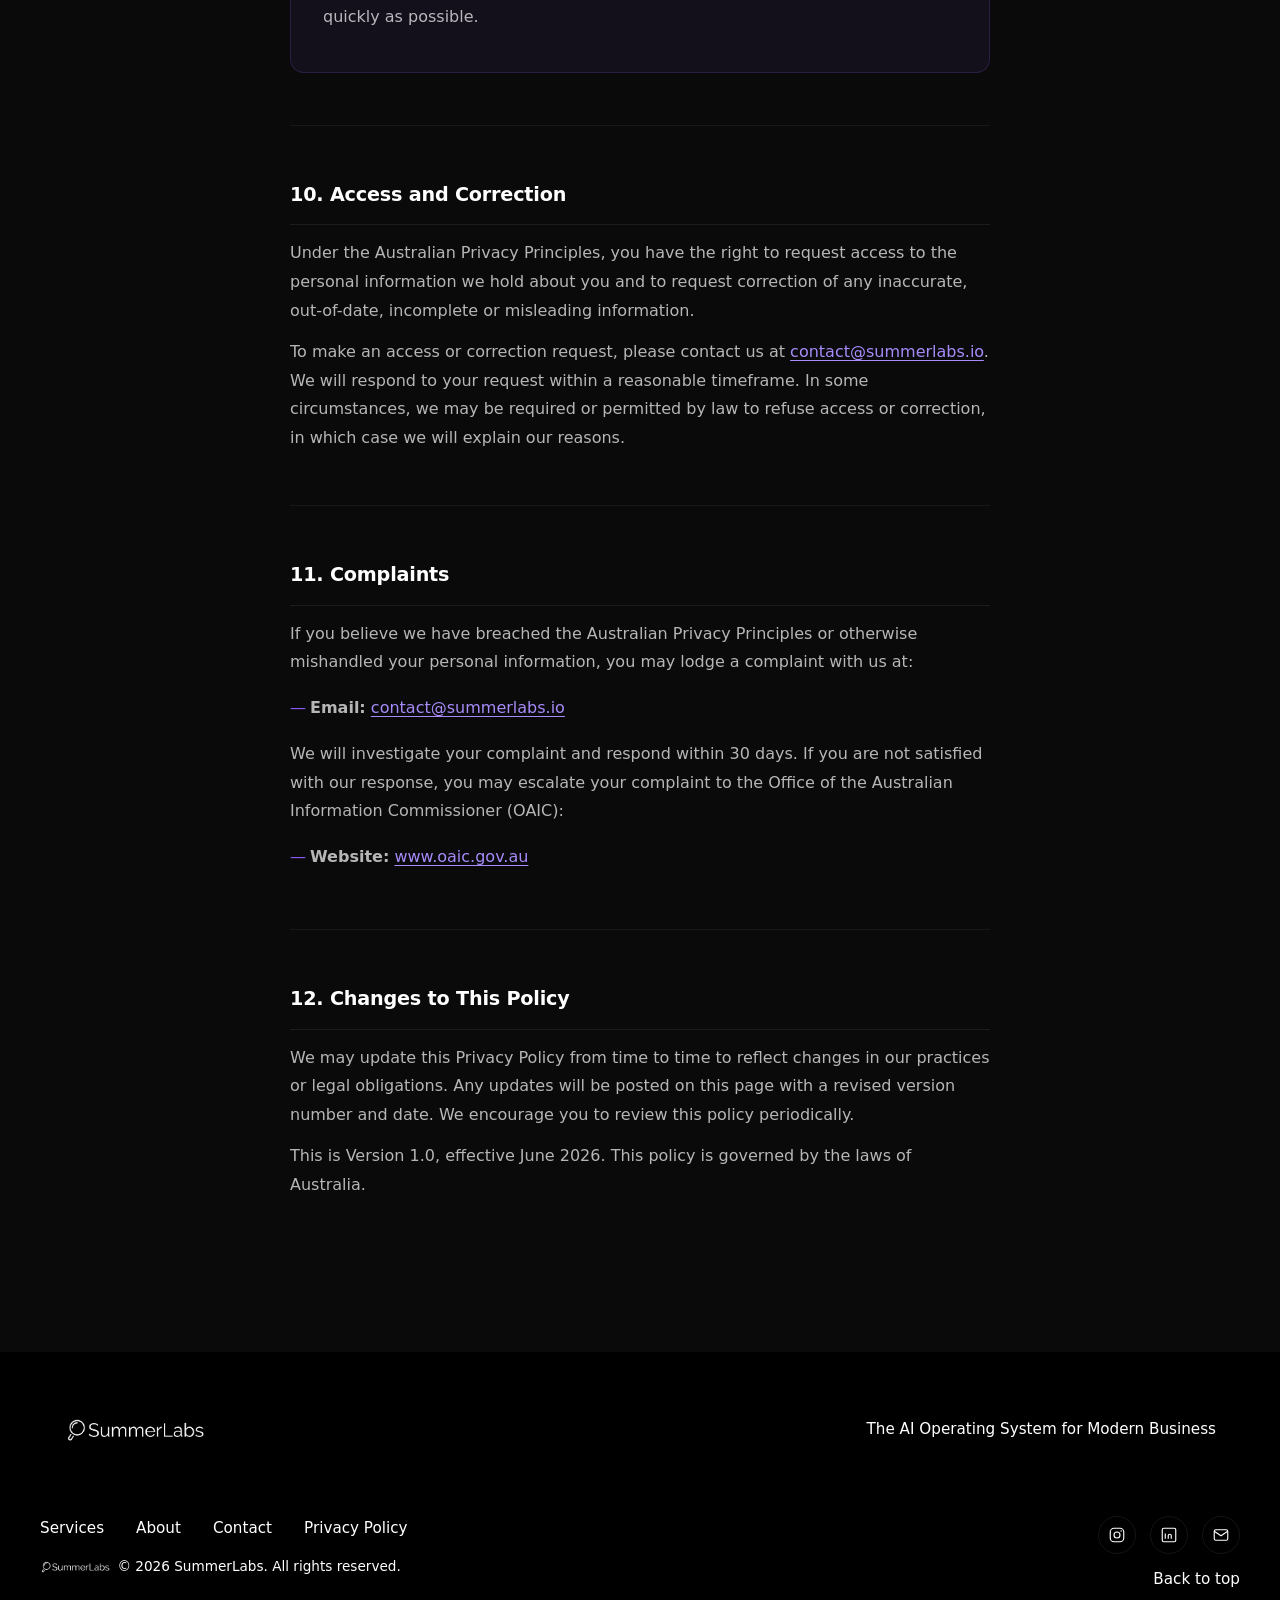
<file: my-website/privacy-policy.html>
<!DOCTYPE html>
<html lang="en">
<head>
  <meta charset="UTF-8">
  <meta name="viewport" content="width=device-width, initial-scale=1.0">
  <title>Privacy Policy — SummerLabs</title>
  <meta name="description" content="SummerLabs Privacy Policy — how we collect, use and protect your personal information.">
  <link rel="icon" type="image/png" href="/assets/images/logo-dark.png">
  <link rel="apple-touch-icon" href="/assets/images/logo-dark.png">
  <link rel="stylesheet" href="css/styles.css">
  <style>
    .policy-body {
      background: #0a0a0a;
      padding: 120px 0 100px;
    }
    .policy-content {
      max-width: 780px;
      margin: 0 auto;
      padding: 0 clamp(20px, 5vw, 40px);
      color: rgba(255,255,255,0.8);
      line-height: 1.8;
      font-size: 1rem;
    }
    .policy-page-title {
      font-size: clamp(2rem, 4vw, 3rem);
      font-weight: 800;
      letter-spacing: -0.03em;
      color: #ffffff;
      margin-bottom: 8px;
    }
    .policy-version {
      display: inline-block;
      font-size: 0.82rem;
      color: #8b5cf6;
      font-weight: 500;
      letter-spacing: 0.08em;
      text-transform: uppercase;
      margin-bottom: 56px;
    }
    .policy-section {
      margin-bottom: 52px;
    }
    .policy-section h2 {
      font-size: 1.2rem;
      font-weight: 700;
      color: #ffffff;
      margin-bottom: 14px;
      letter-spacing: -0.01em;
      padding-bottom: 12px;
      border-bottom: 1px solid rgba(255,255,255,0.08);
    }
    .policy-section p {
      margin-bottom: 12px;
      color: rgba(255,255,255,0.7);
    }
    .policy-section ul {
      list-style: none;
      padding: 0;
      margin: 12px 0;
    }
    .policy-section ul li {
      padding: 5px 0 5px 20px;
      position: relative;
      color: rgba(255,255,255,0.7);
    }
    .policy-section ul li::before {
      content: '—';
      position: absolute;
      left: 0;
      color: #8b5cf6;
    }
    .policy-section a {
      color: #a78bfa;
      text-decoration: underline;
      text-underline-offset: 3px;
    }
    .policy-section a:hover {
      color: #ffffff;
    }
    .policy-disclaimer {
      background: rgba(139,92,246,0.07);
      border: 1px solid rgba(139,92,246,0.2);
      border-radius: 14px;
      padding: 28px 32px;
    }
    .policy-disclaimer h2 {
      border-bottom: 1px solid rgba(139,92,246,0.2) !important;
    }
    .policy-divider {
      border: none;
      border-top: 1px solid rgba(255,255,255,0.06);
      margin: 0 0 52px;
    }
  </style>
</head>
<body>

  <!-- ============ NAVBAR ============ -->
  <header class="navbar scrolled" id="navbar">
    <div class="container navbar-inner">
      <a href="/" class="logo">
        <img src="assets/images/logo-dark.png" alt="SummerLabs" class="logo-img">
      </a>

      <nav class="nav-links" id="nav-links">
        <a href="/">Home</a>
        <a href="/#services">Services</a>
        <a href="/#how-it-works">How It Works</a>
        <a href="/#who-we-serve">Who We Serve</a>
        <a href="/#demo-form">Contact</a>
      </nav>

      <a href="/#demo-form" class="btn btn-white nav-cta">Book a Demo</a>

      <button class="nav-toggle" id="nav-toggle" aria-label="Toggle navigation" aria-expanded="false">
        <span></span><span></span><span></span>
      </button>
    </div>
  </header>

  <!-- ============ CONTENT ============ -->
  <main class="policy-body">
    <div class="policy-content">

      <h1 class="policy-page-title">Privacy Policy</h1>
      <span class="policy-version">Version 1.0 &nbsp;·&nbsp; June 2026</span>

      <!-- 1. Introduction -->
      <div class="policy-section">
        <h2>1. Introduction</h2>
        <p>SummerLabs ("we", "us", "our") is an AI automation platform based in Perth, Western Australia. We provide businesses with AI-powered tools including voice agents, automated quoting, scheduling, CRM, and related services.</p>
        <p>We are committed to protecting the privacy of individuals in accordance with the <em>Privacy Act 1988</em> (Cth) and the Australian Privacy Principles (APPs). This Privacy Policy explains how we collect, hold, use and disclose personal information, and how you can contact us with any privacy concerns.</p>
        <p>By using our website or services, you agree to the collection and use of information in accordance with this policy.</p>
      </div>

      <hr class="policy-divider">

      <!-- 2. Kinds of Personal Information -->
      <div class="policy-section">
        <h2>2. Kinds of Personal Information We Collect</h2>
        <p>We may collect the following types of personal information:</p>
        <ul>
          <li>Full name</li>
          <li>Email address</li>
          <li>Phone number</li>
          <li>Business name and details</li>
          <li>Australian Business Number (ABN) or Australian Company Number (ACN)</li>
          <li>Usage data and interaction patterns with our AI systems</li>
          <li>Voice recordings and transcripts generated through our voice agent services</li>
          <li>Behavioural patterns derived from your use of our platform and services</li>
        </ul>
        <p>We only collect personal information that is necessary for the purposes described in this policy. Where possible, we will give you the option to interact with us anonymously or by pseudonym.</p>
      </div>

      <hr class="policy-divider">

      <!-- 3. How We Collect -->
      <div class="policy-section">
        <h2>3. How We Collect Personal Information</h2>
        <p>We collect personal information through the following means:</p>
        <ul>
          <li>Contact and booking forms on our website</li>
          <li>Direct contact with us via email, phone or in person</li>
          <li>Website usage tracking (pages visited, session duration, interactions)</li>
          <li>Cookies and similar technologies (see Section 8 below)</li>
          <li>Your use of our AI automation services and platform</li>
        </ul>
        <p>We collect information directly from you wherever practicable. In some cases we may collect information from third parties such as technology partners or publicly available sources, where permitted by law.</p>
      </div>

      <hr class="policy-divider">

      <!-- 4. Purpose -->
      <div class="policy-section">
        <h2>4. Purpose of Collection and Use</h2>
        <p>We collect, hold and use your personal information for the following purposes:</p>
        <ul>
          <li>To respond to your enquiries and process service requests</li>
          <li>To provide, operate and maintain our AI automation services</li>
          <li>To improve and refine our AI models and platform</li>
          <li>To personalise your experience and tailor our services to your business needs</li>
          <li>To detect and prevent fraud, abuse or security incidents</li>
          <li>To comply with applicable legal requirements and regulatory obligations</li>
          <li>To communicate with you regarding your account, services or support</li>
        </ul>
        <p>We will not use your personal information for a secondary purpose unless you have consented, or unless it is permitted or required by law.</p>
      </div>

      <hr class="policy-divider">

      <!-- 5. Disclosure -->
      <div class="policy-section">
        <h2>5. Disclosure of Personal Information</h2>
        <p>We do not sell, rent or trade your personal information to third parties.</p>
        <p>We may share your information with trusted third-party service providers who assist us in operating our platform and delivering our services (for example, cloud infrastructure providers, form processing services). All such providers are bound by confidentiality agreements and are only permitted to use your information to perform the services we have engaged them for.</p>
        <p>We will not disclose your personal information outside of Australia unless:</p>
        <ul>
          <li>You have provided your consent, or</li>
          <li>We are required or authorised to do so by Australian law</li>
        </ul>
        <p>We may also disclose your information where required by law, court order, or to protect the rights, property or safety of SummerLabs, our clients or others.</p>
      </div>

      <hr class="policy-divider">

      <!-- 6. Security -->
      <div class="policy-section">
        <h2>6. Security</h2>
        <p>We take the security of your personal information seriously. We implement the following safeguards:</p>
        <ul>
          <li>Industry-standard encryption for data in transit and at rest</li>
          <li>Strict access controls limiting access to authorised personnel only</li>
          <li>Secure cloud infrastructure with reputable providers</li>
          <li>Regular security audits and reviews of our systems and processes</li>
        </ul>
        <p>While we take every reasonable precaution, no method of data transmission or storage is completely secure. In the event of a data breach that is likely to result in serious harm, we will notify affected individuals and the Office of the Australian Information Commissioner (OAIC) as required under the Notifiable Data Breaches scheme.</p>
      </div>

      <hr class="policy-divider">

      <!-- 7. Data Retention -->
      <div class="policy-section">
        <h2>7. Data Retention</h2>
        <p>We retain personal information for as long as is necessary to fulfil the purposes for which it was collected, or as required by law. Where Australian law requires retention of business records (including financial and transactional records), we retain relevant information for a minimum of 7 years.</p>
        <p>When personal information is no longer required, we will take reasonable steps to destroy or de-identify it securely.</p>
      </div>

      <hr class="policy-divider">

      <!-- 8. Cookies -->
      <div class="policy-section">
        <h2>8. Cookies and Tracking Technologies</h2>
        <p>Our website uses cookies and similar technologies to improve your browsing experience and understand how visitors use our site. We use:</p>
        <ul>
          <li><strong>Essential cookies</strong> — required for the website to function correctly</li>
          <li><strong>Analytics cookies</strong> — to understand website traffic and usage patterns (data is anonymised)</li>
        </ul>
        <p>You can control or disable cookies through your browser settings at any time. Please note that disabling cookies may affect the functionality of certain parts of our website.</p>
      </div>

      <hr class="policy-divider">

      <!-- 9. Liability Disclaimer -->
      <div class="policy-section policy-disclaimer">
        <h2>9. Liability Disclaimer</h2>
        <p>SummerLabs provides AI-powered automation tools and services designed to assist businesses with their operations. While we strive to deliver reliable, high-quality software, you acknowledge and agree to the following:</p>
        <p>To the maximum extent permitted by applicable Australian law, SummerLabs is not responsible for any business losses, lost revenue, missed opportunities, loss of data, or indirect, incidental, consequential or special damages arising from the use of, or inability to use, our AI agents, automation services or any related platform.</p>
        <p>Our services are provided as tools to assist your business — final decisions and outcomes remain the responsibility of the business using them. We make no guarantee that our AI agents will be error-free or uninterrupted at all times.</p>
        <p>We are, however, fully committed to resolving any bugs, errors or platform issues promptly upon being notified. If you experience any problems, please contact us at <a href="mailto:contact@summerlabs.io">contact@summerlabs.io</a> and we will work to address the issue as quickly as possible.</p>
      </div>

      <hr class="policy-divider">

      <!-- 10. Access and Correction -->
      <div class="policy-section">
        <h2>10. Access and Correction</h2>
        <p>Under the Australian Privacy Principles, you have the right to request access to the personal information we hold about you and to request correction of any inaccurate, out-of-date, incomplete or misleading information.</p>
        <p>To make an access or correction request, please contact us at <a href="mailto:contact@summerlabs.io">contact@summerlabs.io</a>. We will respond to your request within a reasonable timeframe. In some circumstances, we may be required or permitted by law to refuse access or correction, in which case we will explain our reasons.</p>
      </div>

      <hr class="policy-divider">

      <!-- 11. Complaints -->
      <div class="policy-section">
        <h2>11. Complaints</h2>
        <p>If you believe we have breached the Australian Privacy Principles or otherwise mishandled your personal information, you may lodge a complaint with us at:</p>
        <ul>
          <li><strong>Email:</strong> <a href="mailto:contact@summerlabs.io">contact@summerlabs.io</a></li>
        </ul>
        <p>We will investigate your complaint and respond within 30 days. If you are not satisfied with our response, you may escalate your complaint to the Office of the Australian Information Commissioner (OAIC):</p>
        <ul>
          <li><strong>Website:</strong> <a href="https://www.oaic.gov.au" target="_blank" rel="noopener">www.oaic.gov.au</a></li>
        </ul>
      </div>

      <hr class="policy-divider">

      <!-- 12. Changes -->
      <div class="policy-section">
        <h2>12. Changes to This Policy</h2>
        <p>We may update this Privacy Policy from time to time to reflect changes in our practices or legal obligations. Any updates will be posted on this page with a revised version number and date. We encourage you to review this policy periodically.</p>
        <p>This is Version 1.0, effective June 2026. This policy is governed by the laws of Australia.</p>
      </div>

    </div>
  </main>

  <!-- ============ FOOTER ============ -->
  <footer class="footer">
    <div class="footer-content">
      <div class="container footer-top">
        <a href="/" class="logo">
          <img src="assets/images/logo.png" alt="SummerLabs" class="logo-img">
        </a>
        <p class="footer-tagline">The AI Operating System for Modern Business</p>
      </div>

      <div class="container footer-columns">
        <div class="footer-col">
          <nav class="footer-links">
            <a href="/#services">Services</a>
            <a href="/#how-it-works">About</a>
            <a href="/#demo-form">Contact</a>
            <a href="/privacy-policy.html">Privacy Policy</a>
          </nav>
          <p class="footer-copyright">
            <img src="assets/images/logo.png" alt="" class="footer-copyright-icon">
            &copy; 2026 SummerLabs. All rights reserved.
          </p>
        </div>

        <div class="footer-col footer-col-right">
          <div class="footer-socials">
            <a href="https://www.instagram.com/summerlabs.io?igsh=MWNqN3U5eXQwZ25ldA%3D%3D&utm_source=qr" target="_blank" rel="noopener" aria-label="Instagram"><svg viewBox="0 0 24 24" fill="none" stroke="currentColor" stroke-width="1.5"><rect x="3" y="3" width="18" height="18" rx="5"/><circle cx="12" cy="12" r="4"/><circle cx="17.5" cy="6.5" r="1" fill="currentColor" stroke="none"/></svg></a>
            <a href="https://www.linkedin.com/company/summer-labs/" target="_blank" rel="noopener" aria-label="LinkedIn"><svg viewBox="0 0 24 24" fill="none" stroke="currentColor" stroke-width="1.5"><rect x="3" y="3" width="18" height="18" rx="2"/><path d="M7 10v7M7 7v.01M11 17v-4a2 2 0 014 0v4M11 13v4"/></svg></a>
            <a href="mailto:contact@summerlabs.io" aria-label="Email"><svg viewBox="0 0 24 24" fill="none" stroke="currentColor" stroke-width="1.5"><rect x="3" y="5" width="18" height="14" rx="2"/><path d="M3 7l9 6 9-6"/></svg></a>
          </div>
          <button class="footer-back-to-top" id="back-to-top" type="button">Back to top</button>
        </div>
      </div>
    </div>

    <div class="wave-container" id="wave-container" aria-hidden="true"></div>
  </footer>

  <script src="js/main.js"></script>
</body>
</html>
</file>
<file: css/styles.css>
/* =========================================================
   SummerLabs — Stylesheet
   Dark, cinematic, scroll-animated landing page
   ========================================================= */

/* -----------------------------------------------------------
   1. Reset & Variables
----------------------------------------------------------- */
*,
*::before,
*::after {
  margin: 0;
  padding: 0;
  box-sizing: border-box;
}

:root {
  /* Colors */
  --bg: #ffffff;
  --bg-elevated: #f4f4f6;
  --bg-card: #14141700;
  --border-color: rgba(0, 0, 0, 0.08);
  --border-color-hover: rgba(0, 0, 0, 0.18);
  --text-primary: #0a0a0a;
  --text-secondary: #52525b;
  --text-muted: #71717a;

  --accent-purple: #8b5cf6;
  --accent-blue: #3b82f6;
  --accent-violet: #a855f7;

  --gradient-primary: linear-gradient(135deg, var(--accent-purple), var(--accent-blue));

  /* Layout */
  --container-width: 1280px;
  --container-padding: clamp(20px, 5vw, 80px);
  --section-padding: clamp(80px, 10vw, 140px);
  --radius-sm: 10px;
  --radius-md: 16px;
  --radius-lg: 24px;

  /* Motion */
  --transition-fast: 0.2s ease;
  --transition-medium: 0.4s cubic-bezier(0.16, 1, 0.3, 1);
  --transition-slow: 0.8s cubic-bezier(0.16, 1, 0.3, 1);
}

html {
  scroll-behavior: smooth;
}

body {
  font-family: 'Space Grotesk', sans-serif;
  background-color: var(--bg);
  color: var(--text-primary);
  line-height: 1.6;
  overflow-x: hidden;
  -webkit-font-smoothing: antialiased;
}

img {
  max-width: 100%;
  display: block;
}

a {
  text-decoration: none;
  color: inherit;
}

ul {
  list-style: none;
}

section {
  position: relative;
}

/* -----------------------------------------------------------
   2. Utility Classes
----------------------------------------------------------- */
.text-gradient {
  background: var(--gradient-primary);
  -webkit-background-clip: text;
  background-clip: text;
  -webkit-text-fill-color: transparent;
  color: transparent;
}

.section-header {
  text-align: center;
  max-width: 760px;
  margin: 0 auto clamp(48px, 7vw, 88px);
  padding: 0 var(--container-padding);
}

.section-tag {
  display: inline-block;
  font-size: 0.85rem;
  font-weight: 500;
  letter-spacing: 0.15em;
  text-transform: uppercase;
  color: var(--accent-purple);
  margin-bottom: 16px;
}

.section-title {
  font-size: clamp(2rem, 4.5vw, 3.25rem);
  font-weight: 600;
  line-height: 1.2;
  letter-spacing: -0.02em;
}

/* Buttons */
.btn {
  display: inline-flex;
  align-items: center;
  justify-content: center;
  gap: 8px;
  padding: 14px 32px;
  border-radius: 999px;
  font-family: inherit;
  font-size: 0.95rem;
  font-weight: 500;
  cursor: pointer;
  border: 1px solid transparent;
  transition: transform var(--transition-fast), box-shadow var(--transition-fast),
    background-color var(--transition-fast), color var(--transition-fast),
    border-color var(--transition-fast);
  white-space: nowrap;
}

.btn-primary {
  background-color: #0a0a0a;
  color: #ffffff;
}

.btn-primary:hover {
  transform: translateY(-2px);
  box-shadow: 0 10px 30px rgba(0, 0, 0, 0.15);
}

.btn-outline {
  background-color: transparent;
  color: var(--text-primary);
  border-color: rgba(0, 0, 0, 0.2);
}

.btn-outline:hover {
  background-color: rgba(0, 0, 0, 0.05);
  border-color: rgba(0, 0, 0, 0.35);
  transform: translateY(-2px);
}

.btn-large {
  padding: 18px 44px;
  font-size: 1.05rem;
}

/* Scroll-reveal base state (Intersection Observer toggles .visible) */
.animate-on-scroll {
  opacity: 0;
  translate: 0 48px;
  scale: 0.92;
  transition: opacity 0.8s cubic-bezier(0.16, 1, 0.3, 1),
    translate 0.8s cubic-bezier(0.16, 1, 0.3, 1),
    scale 0.8s cubic-bezier(0.16, 1, 0.3, 1);
}

.animate-on-scroll.visible {
  opacity: 1;
  translate: 0 0;
  scale: 1;
}

/* -----------------------------------------------------------
   3. Navbar
----------------------------------------------------------- */
.navbar {
  position: fixed;
  top: 0;
  left: 0;
  width: 100%;
  z-index: 1000;
  padding: 22px 0;
  background-color: transparent;
  border-bottom: 1px solid transparent;
  transition: background-color var(--transition-medium), border-color var(--transition-medium),
    padding var(--transition-medium);
}

.navbar.scrolled {
  padding: 14px 0;
  background-color: rgba(255, 255, 255, 0.75);
  border-bottom: 1px solid var(--border-color);
  -webkit-backdrop-filter: blur(16px);
  backdrop-filter: blur(16px);
}

.navbar-container {
  max-width: var(--container-width);
  margin: 0 auto;
  padding: 0 var(--container-padding);
  display: flex;
  align-items: center;
  justify-content: space-between;
  gap: 24px;
}

.nav-logo {
  display: flex;
  align-items: center;
  gap: 10px;
  flex-shrink: 0;
}

.nav-logo .logo-img {
  height: 26px;
  width: auto;
}

.logo-text {
  display: none;
  font-size: 1.25rem;
  font-weight: 600;
  letter-spacing: -0.01em;
  color: var(--text-primary);
}

/* If the logo image fails to load, JS adds .logo-fallback to <body> */
.logo-fallback .logo-img {
  display: none;
}

.logo-fallback .logo-text {
  display: block;
}

.nav-links {
  display: flex;
  align-items: center;
  gap: clamp(20px, 3vw, 40px);
}

.nav-link {
  font-size: 0.95rem;
  font-weight: 400;
  color: var(--text-secondary);
  transition: color var(--transition-fast);
  position: relative;
}

.nav-link:hover {
  color: var(--text-primary);
}

.nav-cta {
  padding: 10px 24px;
  font-size: 0.9rem;
}

.hamburger {
  display: none;
  flex-direction: column;
  justify-content: center;
  gap: 5px;
  width: 28px;
  height: 28px;
  background: none;
  border: none;
  cursor: pointer;
  z-index: 1100;
  padding: 0;
}

.hamburger span {
  display: block;
  width: 100%;
  height: 2px;
  background-color: var(--text-primary);
  border-radius: 2px;
  transition: transform var(--transition-fast), opacity var(--transition-fast);
}

.hamburger.active span:nth-child(1) {
  transform: translateY(7px) rotate(45deg);
}

.hamburger.active span:nth-child(2) {
  opacity: 0;
}

.hamburger.active span:nth-child(3) {
  transform: translateY(-7px) rotate(-45deg);
}

/* -----------------------------------------------------------
   4. Hero Section
----------------------------------------------------------- */
.hero {
  position: relative;
  min-height: 100vh;
  display: flex;
  flex-direction: column;
  align-items: center;
  justify-content: center;
  text-align: center;
  overflow: hidden;
  padding: 120px var(--container-padding) 60px;
}

.hero-bg {
  position: absolute;
  inset: 0;
  z-index: 0;
  overflow: hidden;
}

.glow-orb {
  position: absolute;
  border-radius: 50%;
  filter: blur(90px);
  opacity: 0.45;
  will-change: transform;
}

.orb-purple {
  width: 480px;
  height: 480px;
  background: radial-gradient(circle, rgba(139, 92, 246, 0.55), transparent 70%);
  top: -10%;
  left: -10%;
  animation: float-orb-1 22s ease-in-out infinite;
}

.orb-blue {
  width: 560px;
  height: 560px;
  background: radial-gradient(circle, rgba(59, 130, 246, 0.45), transparent 70%);
  bottom: -15%;
  right: -10%;
  animation: float-orb-2 26s ease-in-out infinite;
}

.orb-violet {
  width: 380px;
  height: 380px;
  background: radial-gradient(circle, rgba(168, 85, 247, 0.4), transparent 70%);
  top: 35%;
  left: 50%;
  transform: translateX(-50%);
  animation: float-orb-3 20s ease-in-out infinite;
}

.hero-grid {
  position: absolute;
  inset: 0;
  background-image:
    linear-gradient(rgba(0, 0, 0, 0.045) 1px, transparent 1px),
    linear-gradient(90deg, rgba(0, 0, 0, 0.045) 1px, transparent 1px);
  background-size: 64px 64px;
  -webkit-mask-image: radial-gradient(ellipse at center, rgba(0, 0, 0, 0.6) 0%, transparent 70%);
  mask-image: radial-gradient(ellipse at center, rgba(0, 0, 0, 0.6) 0%, transparent 70%);
}

.hero-content {
  position: relative;
  z-index: 1;
  max-width: 880px;
  display: flex;
  flex-direction: column;
  align-items: center;
}

.hero-title {
  font-size: clamp(2.4rem, 7vw, 5.25rem);
  font-weight: 600;
  line-height: 1.12;
  letter-spacing: -0.03em;
  margin-bottom: 28px;
}

.hero-title .reveal-line {
  display: block;
  overflow: hidden;
}

.hero-title .reveal-line > * ,
.hero-title .reveal-line {
  animation: reveal-up 0.9s cubic-bezier(0.16, 1, 0.3, 1) both;
}

.hero-title .reveal-line:nth-child(1) {
  animation-delay: 0.1s;
}

.hero-title .reveal-line:nth-child(2) {
  animation-delay: 0.28s;
}

.hero-subtitle {
  font-size: clamp(1.05rem, 2vw, 1.35rem);
  color: var(--text-secondary);
  max-width: 620px;
  margin-bottom: 40px;
}

.hero-buttons {
  display: flex;
  gap: 18px;
  flex-wrap: wrap;
  justify-content: center;
}

/* Generic fade-in for hero subtitle/buttons, staggered after title */
.reveal-fade {
  opacity: 0;
  transform: translateY(24px);
  animation: fade-up 0.9s cubic-bezier(0.16, 1, 0.3, 1) forwards;
}

.hero-subtitle.reveal-fade {
  animation-delay: 0.5s;
}

.hero-buttons.reveal-fade {
  animation-delay: 0.68s;
}

/* Scroll indicator */
.scroll-indicator {
  position: absolute;
  bottom: 36px;
  left: 50%;
  transform: translateX(-50%);
  width: 26px;
  height: 42px;
  border: 2px solid rgba(0, 0, 0, 0.2);
  border-radius: 20px;
  z-index: 1;
  opacity: 0;
  animation: fade-up 0.9s cubic-bezier(0.16, 1, 0.3, 1) forwards;
  animation-delay: 1s;
}

.scroll-indicator span {
  position: absolute;
  top: 8px;
  left: 50%;
  transform: translateX(-50%);
  width: 4px;
  height: 8px;
  background-color: var(--text-primary);
  border-radius: 2px;
  animation: scroll-dot 2s ease infinite;
}

/* -----------------------------------------------------------
   5. Stats Bar
----------------------------------------------------------- */
.stats {
  padding: 0 var(--container-padding);
  margin-top: -1px;
}

.stats-container {
  max-width: var(--container-width);
  margin: 0 auto;
  background-color: var(--bg-elevated);
  border: 1px solid var(--border-color);
  border-radius: var(--radius-lg);
  display: grid;
  grid-template-columns: repeat(3, 1fr);
  transform: translateY(-50%);
  overflow: hidden;
}

.stat-card {
  padding: clamp(32px, 5vw, 56px) 24px;
  text-align: center;
  border-right: 1px solid var(--border-color);
}

.stat-card:last-child {
  border-right: none;
}

.stat-number {
  font-size: clamp(2.2rem, 5vw, 3.5rem);
  font-weight: 600;
  letter-spacing: -0.02em;
  background: var(--gradient-primary);
  -webkit-background-clip: text;
  background-clip: text;
  -webkit-text-fill-color: transparent;
  color: transparent;
  margin-bottom: 8px;
}

.stat-label {
  font-size: 0.95rem;
  color: var(--text-secondary);
}

/* -----------------------------------------------------------
   6. Services Section
----------------------------------------------------------- */
.services {
  padding: clamp(40px, 6vw, 80px) var(--container-padding) var(--section-padding);
}

.services-grid {
  max-width: var(--container-width);
  margin: 0 auto;
  display: grid;
  grid-template-columns: repeat(4, 1fr);
  gap: 20px;
}

.service-card {
  background-color: var(--bg-elevated);
  border: 1px solid var(--border-color);
  border-radius: var(--radius-md);
  padding: 32px 28px;
  box-shadow: 0 12px 30px rgba(0, 0, 0, 0.03);
  transition: border-color var(--transition-medium), transform var(--transition-medium),
    background-color var(--transition-medium), box-shadow var(--transition-medium);
}

.service-card:hover {
  border-color: var(--border-color-hover);
  background-color: #ececef;
  transform: translateY(-6px);
  box-shadow: 0 20px 40px rgba(0, 0, 0, 0.07);
}

/* Floating motion (paused until the card has revealed itself) */
.service-card.animate-on-scroll.visible,
.step-card.animate-on-scroll.visible,
.audience-card.animate-on-scroll.visible {
  animation: floaty 7s ease-in-out infinite;
  animation-delay: calc(var(--card-index, 0) * -0.7s);
}

.service-icon {
  width: 46px;
  height: 46px;
  display: flex;
  align-items: center;
  justify-content: center;
  border-radius: var(--radius-sm);
  background: rgba(139, 92, 246, 0.1);
  color: var(--accent-purple);
  margin-bottom: 22px;
  transition: background var(--transition-medium), color var(--transition-medium),
    transform var(--transition-medium);
}

.service-card:hover .service-icon {
  background: var(--gradient-primary);
  color: #ffffff;
  transform: scale(1.08);
}

.service-icon svg {
  width: 22px;
  height: 22px;
}

.service-title {
  font-size: 1.15rem;
  font-weight: 600;
  margin-bottom: 10px;
  letter-spacing: -0.01em;
}

.service-desc {
  font-size: 0.92rem;
  color: var(--text-secondary);
  line-height: 1.6;
}

/* Staggered reveal delays for service cards */
.services-grid .service-card.animate-on-scroll {
  transition-delay: calc(var(--card-index, 0) * 0.08s);
}

/* -----------------------------------------------------------
   7. How It Works
----------------------------------------------------------- */
.how-it-works {
  padding: var(--section-padding) var(--container-padding);
  background-color: var(--bg-elevated);
  border-top: 1px solid var(--border-color);
  border-bottom: 1px solid var(--border-color);
}

.steps-container {
  max-width: var(--container-width);
  margin: 0 auto;
  display: grid;
  grid-template-columns: repeat(3, 1fr);
  gap: 28px;
}

.step-card {
  position: relative;
  padding: 40px 32px;
  border: 1px solid var(--border-color);
  border-radius: var(--radius-md);
  background-color: var(--bg);
  box-shadow: 0 12px 30px rgba(0, 0, 0, 0.03);
  transition: transform var(--transition-medium), border-color var(--transition-medium),
    box-shadow var(--transition-medium);
}

.step-card:hover {
  transform: translateY(-6px);
  border-color: var(--border-color-hover);
  box-shadow: 0 20px 40px rgba(0, 0, 0, 0.07);
}

.step-number {
  font-size: 0.95rem;
  font-weight: 600;
  color: var(--text-muted);
  letter-spacing: 0.1em;
  margin-bottom: 28px;
}

.step-icon {
  width: 52px;
  height: 52px;
  display: flex;
  align-items: center;
  justify-content: center;
  border-radius: 50%;
  background: var(--gradient-primary);
  color: #ffffff;
  margin-bottom: 24px;
}

.step-icon svg {
  width: 24px;
  height: 24px;
}

.step-title {
  font-size: 1.4rem;
  font-weight: 600;
  margin-bottom: 12px;
  letter-spacing: -0.01em;
}

.step-desc {
  font-size: 1rem;
  color: var(--text-secondary);
}

.steps-container .step-card.animate-on-scroll {
  transition-delay: calc(var(--card-index, 0) * 0.12s);
}

/* -----------------------------------------------------------
   8. Who We Serve
----------------------------------------------------------- */
.who-we-serve {
  padding: var(--section-padding) var(--container-padding);
}

.audience-grid {
  max-width: var(--container-width);
  margin: 0 auto;
  display: grid;
  grid-template-columns: repeat(3, 1fr);
  gap: 24px;
}

.audience-card {
  padding: 44px 32px;
  text-align: center;
  border: 1px solid var(--border-color);
  border-radius: var(--radius-md);
  background: linear-gradient(160deg, var(--bg-elevated), var(--bg));
  box-shadow: 0 12px 30px rgba(0, 0, 0, 0.03);
  transition: transform var(--transition-medium), border-color var(--transition-medium),
    box-shadow var(--transition-medium);
}

.audience-card:hover {
  transform: translateY(-6px);
  border-color: var(--border-color-hover);
  box-shadow: 0 20px 40px rgba(0, 0, 0, 0.07);
}

.audience-icon {
  width: 58px;
  height: 58px;
  margin: 0 auto 24px;
  display: flex;
  align-items: center;
  justify-content: center;
  border-radius: 50%;
  border: 1px solid var(--border-color);
  color: var(--accent-blue);
}

.audience-icon svg {
  width: 26px;
  height: 26px;
}

.audience-title {
  font-size: 1.3rem;
  font-weight: 600;
  margin-bottom: 12px;
  letter-spacing: -0.01em;
}

.audience-desc {
  font-size: 0.98rem;
  color: var(--text-secondary);
}

.audience-grid .audience-card.animate-on-scroll {
  transition-delay: calc(var(--card-index, 0) * 0.12s);
}

/* -----------------------------------------------------------
   9. Testimonials
----------------------------------------------------------- */
.testimonials {
  padding: var(--section-padding) 0;
  background-color: var(--bg-elevated);
  border-top: 1px solid var(--border-color);
  border-bottom: 1px solid var(--border-color);
  overflow: hidden;
}

.testimonial-viewport {
  width: 100%;
  overflow: hidden;
  -webkit-mask-image: linear-gradient(90deg, transparent, #000 8%, #000 92%, transparent);
  mask-image: linear-gradient(90deg, transparent, #000 8%, #000 92%, transparent);
}

.testimonial-track {
  display: flex;
  gap: 24px;
  width: max-content;
  animation: scroll-left 40s linear infinite;
  padding: 0 24px;
}

.testimonial-track:hover {
  animation-play-state: paused;
}

.testimonial-card {
  flex: 0 0 auto;
  width: min(420px, 85vw);
  background-color: var(--bg);
  border: 1px solid var(--border-color);
  border-radius: var(--radius-md);
  padding: 32px;
}

.testimonial-text {
  font-size: 1.02rem;
  color: var(--text-secondary);
  line-height: 1.7;
  margin-bottom: 28px;
  min-height: 110px;
}

.testimonial-author {
  display: flex;
  align-items: center;
  gap: 14px;
}

.author-avatar {
  width: 44px;
  height: 44px;
  border-radius: 50%;
  background: var(--gradient-primary);
  display: flex;
  align-items: center;
  justify-content: center;
  font-size: 0.9rem;
  font-weight: 600;
  flex-shrink: 0;
}

.author-name {
  font-weight: 600;
  font-size: 0.95rem;
}

.author-role {
  font-size: 0.85rem;
  color: var(--text-muted);
}

/* -----------------------------------------------------------
   10. CTA Section
----------------------------------------------------------- */
.cta-section {
  padding: var(--section-padding) var(--container-padding);
  text-align: center;
  position: relative;
  overflow: hidden;
}

.cta-glow {
  position: absolute;
  top: 50%;
  left: 50%;
  width: 700px;
  height: 700px;
  transform: translate(-50%, -50%);
  background: radial-gradient(circle, rgba(139, 92, 246, 0.3), rgba(59, 130, 246, 0.12) 45%, transparent 70%);
  filter: blur(60px);
  z-index: 0;
}

.cta-content {
  position: relative;
  z-index: 1;
  max-width: 680px;
  margin: 0 auto;
}

.cta-title {
  font-size: clamp(2rem, 5vw, 3.25rem);
  font-weight: 600;
  letter-spacing: -0.02em;
  margin-bottom: 18px;
}

.cta-subtitle {
  font-size: 1.1rem;
  color: var(--text-secondary);
  margin-bottom: 36px;
}

.cta-email {
  margin-top: 20px;
  font-size: 0.9rem;
  color: var(--text-secondary);
}

.cta-email a {
  color: var(--text-primary);
  text-decoration: underline;
  text-underline-offset: 3px;
}

.cta-email a:hover {
  opacity: 0.75;
}

/* -----------------------------------------------------------
   11. Footer
----------------------------------------------------------- */
.footer {
  border-top: 1px solid var(--border-color);
  padding: clamp(48px, 6vw, 72px) var(--container-padding) 32px;
}

.footer-container {
  max-width: var(--container-width);
  margin: 0 auto;
  display: flex;
  flex-wrap: wrap;
  justify-content: space-between;
  gap: 40px;
  padding-bottom: 40px;
}

.footer-brand {
  max-width: 320px;
}

.footer-logo {
  display: inline-flex;
  align-items: center;
  gap: 10px;
  margin-bottom: 16px;
}

.footer-logo .logo-img {
  height: 24px;
  width: auto;
}

.footer-tagline {
  color: var(--text-secondary);
  font-size: 0.95rem;
}

.footer-links {
  display: flex;
  flex-direction: column;
  gap: 14px;
}

.footer-links a {
  color: var(--text-secondary);
  font-size: 0.95rem;
  transition: color var(--transition-fast);
}

.footer-links a:hover {
  color: var(--text-primary);
}

.footer-social {
  display: flex;
  gap: 14px;
  align-items: flex-start;
}

.social-icon {
  width: 40px;
  height: 40px;
  display: flex;
  align-items: center;
  justify-content: center;
  border: 1px solid var(--border-color);
  border-radius: 50%;
  color: var(--text-secondary);
  transition: color var(--transition-fast), border-color var(--transition-fast),
    transform var(--transition-fast);
}

.social-icon:hover {
  color: var(--text-primary);
  border-color: var(--border-color-hover);
  transform: translateY(-3px);
}

.social-icon svg {
  width: 18px;
  height: 18px;
}

.footer-bottom {
  max-width: var(--container-width);
  margin: 0 auto;
  padding-top: 28px;
  border-top: 1px solid var(--border-color);
  text-align: center;
  color: var(--text-muted);
  font-size: 0.85rem;
}

/* -----------------------------------------------------------
   12. Keyframe Animations
----------------------------------------------------------- */
@keyframes reveal-up {
  from {
    opacity: 0;
    transform: translateY(110%);
  }
  to {
    opacity: 1;
    transform: translateY(0);
  }
}

@keyframes fade-up {
  from {
    opacity: 0;
    transform: translateY(24px);
  }
  to {
    opacity: 1;
    transform: translateY(0);
  }
}

@keyframes floaty {
  0%, 100% {
    translate: 0 0;
  }
  50% {
    translate: 0 -10px;
  }
}

@keyframes scroll-dot {
  0% {
    opacity: 1;
    transform: translate(-50%, 0);
  }
  70% {
    opacity: 0;
  }
  100% {
    opacity: 0;
    transform: translate(-50%, 18px);
  }
}

@keyframes scroll-left {
  from {
    transform: translateX(0);
  }
  to {
    transform: translateX(-50%);
  }
}

@keyframes float-orb-1 {
  0%, 100% {
    transform: translate(0, 0) scale(1);
  }
  50% {
    transform: translate(80px, 60px) scale(1.1);
  }
}

@keyframes float-orb-2 {
  0%, 100% {
    transform: translate(0, 0) scale(1);
  }
  50% {
    transform: translate(-70px, -50px) scale(1.15);
  }
}

@keyframes float-orb-3 {
  0%, 100% {
    transform: translate(-50%, 0) scale(1);
  }
  50% {
    transform: translate(-50%, 40px) scale(0.9);
  }
}

/* -----------------------------------------------------------
   13. Responsive Design
----------------------------------------------------------- */

/* Tablet */
@media (max-width: 1024px) {
  .services-grid {
    grid-template-columns: repeat(2, 1fr);
  }

  .steps-container {
    grid-template-columns: 1fr;
    gap: 20px;
  }

  .audience-grid {
    grid-template-columns: 1fr;
    gap: 20px;
  }

  .stats-container {
    grid-template-columns: 1fr;
  }

  .stat-card {
    border-right: none;
    border-bottom: 1px solid var(--border-color);
  }

  .stat-card:last-child {
    border-bottom: none;
  }
}

/* Mobile nav */
@media (max-width: 860px) {
  .hamburger {
    display: flex;
  }

  .nav-links {
    position: fixed;
    inset: 0;
    flex-direction: column;
    justify-content: center;
    align-items: center;
    gap: 32px;
    background-color: rgba(255, 255, 255, 0.98);
    -webkit-backdrop-filter: blur(20px);
    backdrop-filter: blur(20px);
    transform: translateX(100%);
    transition: transform var(--transition-medium);
    z-index: 1050;
  }

  .nav-links.open {
    transform: translateX(0);
  }

  .nav-link {
    font-size: 1.4rem;
    color: var(--text-primary);
  }

  .nav-cta {
    margin-top: 12px;
  }
}

/* Small screens */
@media (max-width: 640px) {
  .services-grid {
    grid-template-columns: 1fr;
  }

  .hero-buttons {
    flex-direction: column;
    width: 100%;
    max-width: 320px;
  }

  .hero-buttons .btn {
    width: 100%;
  }

  .footer-container {
    flex-direction: column;
  }

  .footer-social {
    order: -1;
  }
}
</file>
<file: my-website/css/styles.css>
/* =========================================
   Reset & Variables
========================================= */
* {
  margin: 0;
  padding: 0;
  box-sizing: border-box;
}

:root {
  --bg: #ffffff;
  --bg-elevated: #f5f5f7;
  --border: rgba(10, 10, 10, 0.08);
  --text: #0f0f12;
  --text-muted: #6b6b76;

  --purple: #7c3aed;
  --blue: #3b82f6;

  --radius-sm: 10px;
  --radius-md: 18px;
  --radius-lg: 28px;
  --radius-pill: 999px;

  --container-width: 1200px;
  --transition: 0.3s ease;
}

html {
  scroll-behavior: smooth;
  scroll-padding-top: 90px;
}

body {
  font-family: system-ui, -apple-system, "Segoe UI", Roboto, Helvetica, Arial, sans-serif;
  color: var(--text);
  background: var(--bg);
  line-height: 1.6;
  -webkit-font-smoothing: antialiased;
  overflow-x: hidden;
}

img {
  max-width: 100%;
  display: block;
}

a {
  color: inherit;
  text-decoration: none;
}

ul, nav {
  list-style: none;
}

.container {
  width: 100%;
  max-width: var(--container-width);
  margin: 0 auto;
  padding: 0 24px;
}

section {
  padding: 110px 0;
  position: relative;
}

/* =========================================
   Scroll reveal animations
========================================= */
.reveal,
.stagger {
  opacity: 0;
  transform: translateY(32px);
  transition: opacity 0.8s ease, transform 0.8s ease;
  transition-delay: var(--delay, 0s);
}

.reveal.visible,
.stagger.visible {
  opacity: 1;
  transform: translateY(0);
}

/* =========================================
   Buttons
========================================= */
.btn {
  display: inline-flex;
  align-items: center;
  justify-content: center;
  gap: 8px;
  padding: 15px 30px;
  border-radius: var(--radius-pill);
  font-weight: 600;
  font-size: 0.95rem;
  border: 1px solid transparent;
  cursor: pointer;
  transition: transform var(--transition), box-shadow var(--transition), background var(--transition), color var(--transition), border-color var(--transition);
  white-space: nowrap;
}

.btn:hover {
  transform: translateY(-2px);
}

.btn-white {
  background: var(--text);
  color: var(--bg);
}

.btn-white:hover {
  background: #2e2e35;
  box-shadow: 0 8px 28px rgba(15, 15, 18, 0.18);
}

.btn-outline {
  background: transparent;
  color: var(--text);
  border-color: rgba(10, 10, 10, 0.18);
}

.btn-outline:hover {
  border-color: var(--text);
  background: rgba(10, 10, 10, 0.04);
}

/* Fey-style radial gradient pill with inset highlight border */
.btn-fey {
  background: radial-gradient(61% 50% at 49% 50%, rgba(124, 58, 237, 0.9) 0%, rgba(59, 130, 246, 0.75) 100%);
  color: #ffffff;
  box-shadow: inset 0 0 0 1px rgba(255, 255, 255, 0.16), inset 0 1px 0 rgba(255, 255, 255, 0.28);
}

.btn-fey:hover {
  box-shadow: inset 0 0 0 1px rgba(255, 255, 255, 0.28), inset 0 1px 0 rgba(255, 255, 255, 0.4), 0 0 28px rgba(124, 58, 237, 0.55);
}

/* =========================================
   Section helpers
========================================= */
.eyebrow {
  display: inline-block;
  font-size: 0.8rem;
  font-weight: 700;
  letter-spacing: 0.14em;
  text-transform: uppercase;
  background: linear-gradient(135deg, var(--purple), var(--blue));
  -webkit-background-clip: text;
  background-clip: text;
  color: transparent;
  margin-bottom: 14px;
}

.section-title {
  font-size: clamp(2rem, 4.2vw, 2.85rem);
  font-weight: 800;
  letter-spacing: -0.02em;
  max-width: 720px;
  color: var(--text);
}

/* =========================================
   Navbar
========================================= */
.navbar {
  position: fixed;
  top: 0;
  left: 0;
  right: 0;
  z-index: 100;
  padding: 22px 0;
  transition: background var(--transition), box-shadow var(--transition), padding var(--transition), backdrop-filter var(--transition);
}

.navbar.scrolled {
  background: rgba(255, 255, 255, 0.75);
  backdrop-filter: blur(16px);
  box-shadow: 0 1px 0 var(--border);
  padding: 14px 0;
}

.navbar-inner {
  display: flex;
  align-items: center;
  justify-content: space-between;
  gap: 24px;
}

.logo {
  display: flex;
  align-items: center;
}

.logo-img {
  height: 28px;
  width: auto;
}

.nav-links {
  display: flex;
  align-items: center;
  gap: 36px;
  margin: 0 auto;
}

.nav-links a {
  font-size: 0.95rem;
  font-weight: 500;
  color: var(--text-muted);
  transition: color var(--transition);
}

.nav-links a:hover {
  color: var(--text);
}

.nav-cta {
  padding: 11px 24px;
}

.nav-toggle {
  display: none;
  flex-direction: column;
  justify-content: center;
  gap: 5px;
  width: 32px;
  height: 32px;
  background: none;
  border: none;
  cursor: pointer;
  padding: 0;
}

.nav-toggle span {
  display: block;
  width: 100%;
  height: 2px;
  background: var(--text);
  border-radius: 2px;
  transition: transform var(--transition), opacity var(--transition);
}

/* =========================================
   Hero (full-screen video, no overlaid text)
========================================= */
.hero {
  position: relative;
  min-height: 100vh;
  overflow: hidden;
}

.hero-video-bg {
  position: absolute;
  inset: 0;
  z-index: -1;
  overflow: hidden;
}

.hero-video {
  width: 100%;
  height: 100%;
  object-fit: cover;
  filter: brightness(1.08);
}

/* Keeps the video's own bright colours visible (no dark wash) and
   fades to the page background at the bottom for a seamless handoff */
.hero-overlay {
  position: absolute;
  inset: 0;
  background: linear-gradient(180deg, rgba(255, 255, 255, 0) 0%, rgba(255, 255, 255, 0) 55%, rgba(255, 255, 255, 0.85) 88%, #ffffff 100%);
}

.scroll-indicator {
  position: absolute;
  bottom: 36px;
  left: 50%;
  transform: translateX(-50%);
  width: 26px;
  height: 42px;
  border: 2px solid rgba(255, 255, 255, 0.3);
  border-radius: var(--radius-pill);
}

.scroll-indicator span {
  display: block;
  width: 4px;
  height: 8px;
  margin: 8px auto 0;
  border-radius: 2px;
  background: #ffffff;
  animation: scrollDot 2s ease-in-out infinite;
}

@keyframes scrollDot {
  0% { transform: translateY(0); opacity: 1; }
  60% { transform: translateY(12px); opacity: 0; }
  100% { transform: translateY(0); opacity: 0; }
}

/* =========================================
   Hero content (below the video, fades up on scroll)
========================================= */
.hero-content {
  position: relative;
  text-align: center;
  padding: 120px 0;
}

.hero-inner {
  display: flex;
  flex-direction: column;
  align-items: center;
}

.hero-inner h1 {
  font-size: clamp(2.5rem, 6.5vw, 4.5rem);
  font-weight: 800;
  letter-spacing: -0.03em;
  line-height: 1.15;
  max-width: 900px;
}

.hero-subtitle {
  margin-top: 24px;
  max-width: 560px;
  font-size: 1.15rem;
  color: var(--text-muted);
}

.hero-actions {
  margin-top: 40px;
  display: flex;
  gap: 16px;
  flex-wrap: wrap;
  justify-content: center;
}

/* =========================================
   Video showcase (Voice to Quote System)
========================================= */
.video-showcase {
  background: #ffffff;
  text-align: center;
  padding: 140px 0;
}

.video-showcase-inner {
  display: flex;
  flex-direction: column;
  align-items: center;
}

.video-showcase-title {
  margin-top: 4px;
  font-size: clamp(2.2rem, 5.5vw, 4rem);
  font-weight: 800;
  letter-spacing: -0.03em;
  line-height: 1.15;
  max-width: 820px;
  color: var(--text);
}

.video-showcase-subtitle {
  margin-top: 24px;
  max-width: 580px;
  font-size: 1.15rem;
  color: var(--text-muted);
}

.video-player {
  position: relative;
  width: 100%;
  max-width: 920px;
  margin-top: 56px;
  aspect-ratio: 16 / 9;
  border-radius: var(--radius-lg);
  overflow: hidden;
  background: #0a0a0a;
  box-shadow: 0 24px 64px rgba(10, 10, 10, 0.16);
}

.video-player-el {
  width: 100%;
  height: 100%;
  object-fit: cover;
  display: block;
}

.video-play-btn {
  position: absolute;
  top: 50%;
  left: 50%;
  transform: translate(-50%, -50%) scale(1);
  width: 84px;
  height: 84px;
  border: none;
  border-radius: 50%;
  background: #ffffff;
  color: var(--purple);
  display: flex;
  align-items: center;
  justify-content: center;
  cursor: pointer;
  box-shadow: 0 12px 32px rgba(10, 10, 10, 0.24);
  transition: transform var(--transition), opacity var(--transition), box-shadow var(--transition);
}

.video-play-btn svg {
  width: 30px;
  height: 30px;
  margin-left: 3px;
}

.video-play-btn:hover {
  transform: translate(-50%, -50%) scale(1.08);
  box-shadow: 0 16px 40px rgba(10, 10, 10, 0.3);
}

.video-play-btn.is-hidden {
  opacity: 0;
  transform: translate(-50%, -50%) scale(0.85);
  pointer-events: none;
}

.hero-bg {
  position: absolute;
  inset: 0;
  z-index: -1;
  overflow: hidden;
}

.glow-orb {
  position: absolute;
  border-radius: 50%;
  filter: blur(90px);
  opacity: 0.35;
}

/* Slow-rotating gradient mesh layered behind the glow orbs */
.hero-mesh {
  position: absolute;
  inset: -20%;
  background: conic-gradient(from 0deg at 50% 50%, rgba(124, 58, 237, 0.16), rgba(59, 130, 246, 0.16), rgba(124, 58, 237, 0.16));
  filter: blur(80px);
  opacity: 0.7;
  animation: meshRotate 50s linear infinite;
}

@keyframes meshRotate {
  to { transform: rotate(360deg); }
}

.orb-purple {
  width: 520px;
  height: 520px;
  background: var(--purple);
  top: -120px;
  left: -120px;
  animation: floatOrb 22s ease-in-out infinite;
}

.orb-blue {
  width: 460px;
  height: 460px;
  background: var(--blue);
  bottom: -140px;
  right: -100px;
  animation: floatOrb 26s ease-in-out infinite reverse;
}

.orb-purple-2 {
  width: 360px;
  height: 360px;
  background: var(--purple);
  top: 40%;
  right: 15%;
  opacity: 0.22;
  animation: floatOrb 18s ease-in-out infinite;
}

@keyframes floatOrb {
  0%, 100% { transform: translate(0, 0) scale(1); }
  50% { transform: translate(60px, 40px) scale(1.1); }
}

/* =========================================
   Intro (below hero)
   Same purple/white gradient backdrop, font
   scale and spacing as the hero section.
========================================= */
.intro {
  position: relative;
  overflow: hidden;
  text-align: center;
  padding: 140px 0;
  background: linear-gradient(180deg, #ffffff 0%, #f5eefd 100%);
}

.intro-inner {
  display: flex;
  flex-direction: column;
  align-items: center;
}

.intro-title {
  font-size: clamp(2.2rem, 5.5vw, 4rem);
  font-weight: 800;
  letter-spacing: -0.03em;
  line-height: 1.15;
  max-width: 820px;
}

.intro-subtitle {
  margin-top: 24px;
  max-width: 580px;
  font-size: 1.15rem;
  color: var(--text-muted);
}

.intro-actions {
  margin-top: 40px;
  display: flex;
  gap: 16px;
  flex-wrap: wrap;
  justify-content: center;
}

/* =========================================
   Stats bar
========================================= */
.stats {
  border-top: 1px solid var(--border);
  border-bottom: 1px solid var(--border);
  padding: 64px 0;
  background: linear-gradient(180deg, #f5eefd 0%, #f1e7fb 100%);
}

.stats-grid {
  display: grid;
  grid-template-columns: repeat(3, 1fr);
  gap: 32px;
  text-align: center;
}

.stat-number-row {
  display: flex;
  align-items: baseline;
  justify-content: center;
  gap: 2px;
}

.stat-number,
.stat-suffix {
  font-size: clamp(2.5rem, 5vw, 3.5rem);
  font-weight: 800;
  background: linear-gradient(135deg, var(--purple), var(--blue));
  -webkit-background-clip: text;
  background-clip: text;
  color: transparent;
}

.stat-item p {
  margin-top: 10px;
  color: var(--text-muted);
  font-weight: 500;
  letter-spacing: 0.02em;
}

/* =========================================
   Services
========================================= */
.services {
  background: linear-gradient(180deg, #f1e7fb 0%, #ece0f9 100%);
}

.services-grid {
  margin-top: 48px;
  display: grid;
  grid-template-columns: repeat(4, 1fr);
  gap: 20px;
}

.service-card {
  padding: 28px;
  border-radius: var(--radius-md);
  border: 1px solid var(--border);
  background: var(--bg-elevated);
  transition: transform var(--transition), border-color var(--transition), background var(--transition), opacity var(--transition);
}

.service-card:hover {
  transform: translateY(-6px);
  border-color: rgba(10, 10, 10, 0.14);
  background: #ffffff;
  box-shadow: 0 12px 32px rgba(10, 10, 10, 0.06);
}

/* Dim sibling cards when one is hovered, drawing focus to it */
.services-grid:hover .service-card:not(:hover) {
  opacity: 0.5;
}

.service-icon {
  width: 44px;
  height: 44px;
  border-radius: var(--radius-sm);
  background: rgba(10, 10, 10, 0.04);
  display: flex;
  align-items: center;
  justify-content: center;
  margin-bottom: 22px;
  color: var(--purple);
}

.service-icon svg {
  width: 22px;
  height: 22px;
}

.service-card h3 {
  font-size: 1.05rem;
  font-weight: 700;
  margin-bottom: 8px;
  color: var(--text);
}

.service-card p {
  color: var(--text-muted);
  font-size: 0.92rem;
}

/* =========================================
   How It Works
========================================= */
.how-it-works {
  background: linear-gradient(180deg, #ece0f9 0%, #e4d3f5 100%);
}

.steps {
  margin-top: 56px;
  display: grid;
  grid-template-columns: repeat(3, 1fr);
  gap: 28px;
}

.step {
  padding: 36px 28px;
  border-radius: var(--radius-md);
  background: var(--bg-elevated);
  border: 1px solid var(--border);
  position: relative;
}

.step-number {
  display: block;
  font-size: 0.85rem;
  font-weight: 800;
  letter-spacing: 0.16em;
  color: var(--text-muted);
  margin-bottom: 20px;
}

.step-icon {
  width: 48px;
  height: 48px;
  border-radius: var(--radius-sm);
  background: rgba(10, 10, 10, 0.04);
  display: flex;
  align-items: center;
  justify-content: center;
  margin-bottom: 22px;
  color: var(--purple);
}

.step-icon svg {
  width: 24px;
  height: 24px;
}

.step h3 {
  font-size: 1.3rem;
  font-weight: 700;
  margin-bottom: 10px;
}

.step p {
  color: var(--text-muted);
}

/* =========================================
   Who We Serve
========================================= */
.who-we-serve {
  background: linear-gradient(180deg, #e4d3f5 0%, #d6bef0 100%);
}

.audience-grid {
  margin-top: 56px;
  display: grid;
  grid-template-columns: repeat(3, 1fr);
  gap: 28px;
}

.audience-card {
  padding: 36px 28px;
  border-radius: var(--radius-md);
  border: 1px solid var(--border);
  background: var(--bg-elevated);
  transition: transform var(--transition), border-color var(--transition);
}

.audience-card:hover {
  transform: translateY(-6px);
  border-color: rgba(10, 10, 10, 0.14);
}

.audience-icon {
  width: 48px;
  height: 48px;
  border-radius: var(--radius-sm);
  background: rgba(10, 10, 10, 0.04);
  display: flex;
  align-items: center;
  justify-content: center;
  margin-bottom: 22px;
  color: var(--purple);
}

.audience-icon svg {
  width: 24px;
  height: 24px;
}

.audience-card h3 {
  font-size: 1.3rem;
  font-weight: 700;
  margin-bottom: 10px;
}

.audience-card p {
  color: var(--text-muted);
}

/* Decorative shuffle grid - periodically reshuffled gradient cells */
.shuffle-grid {
  margin-top: 56px;
  display: grid;
  grid-template-columns: repeat(8, 1fr);
  grid-template-rows: repeat(2, 70px);
  gap: 10px;
}

.shuffle-cell {
  border-radius: var(--radius-sm);
  transition: transform 1.2s ease, opacity 1.2s ease;
}

/* =========================================
   CTA
========================================= */
.cta {
  /* Bridges the lavender mid-section into the footer's pure black */
  --text: #ffffff;
  --text-muted: #d9c8f0;

  text-align: center;
  overflow: hidden;
  background: linear-gradient(180deg, #d6bef0 0%, #000000 100%);
}

.cta-bg {
  position: absolute;
  inset: 0;
  z-index: -1;
  overflow: hidden;
}

.cta-orb {
  top: -160px;
  left: 10%;
}

.cta-orb-2 {
  bottom: -180px;
  right: 5%;
}

.cta-inner {
  display: flex;
  flex-direction: column;
  align-items: center;
  gap: 16px;
}

.cta-inner .btn + .btn {
  margin-top: 0;
}

.btn-outline-white {
  background: transparent;
  color: #ffffff;
  border: 2px solid rgba(255, 255, 255, 0.5);
}

.btn-outline-white:hover {
  background: rgba(255, 255, 255, 0.1);
  border-color: #ffffff;
  transform: translateY(-2px);
}

.cta-inner h2 {
  font-size: clamp(2rem, 4.5vw, 3rem);
  font-weight: 800;
  letter-spacing: -0.02em;
}

.cta-inner p {
  margin: 16px auto 36px;
  max-width: 480px;
  color: var(--text-muted);
  font-size: 1.05rem;
}

/* =========================================
   Footer
========================================= */
.footer {
  /* Footer stays a dark "island" - all footer text is bright white */
  --text: #ffffff;
  --text-muted: #ffffff;
  --border: rgba(255, 255, 255, 0.08);
  background: #000000;
  display: flex;
  flex-direction: column;
}

.footer-content {
  padding-top: 64px;
}

.footer-top {
  display: flex;
  justify-content: space-between;
  align-items: center;
  gap: 24px;
  flex-wrap: wrap;
  padding-bottom: 40px;
}

.footer-tagline {
  color: var(--text-muted);
  font-size: 0.95rem;
}

.footer-columns {
  display: flex;
  justify-content: space-between;
  align-items: flex-start;
  gap: 40px;
  flex-wrap: wrap;
  padding: 32px 0 24px;
}

.footer-col {
  display: flex;
  flex-direction: column;
  gap: 16px;
}

.footer-col-right {
  align-items: flex-end;
  text-align: right;
}

.footer-copyright {
  display: flex;
  align-items: center;
  gap: 6px;
  color: var(--text-muted);
  font-size: 0.85rem;
}

.footer-copyright-icon {
  height: 14px;
  width: auto;
}

.footer-back-to-top {
  background: none;
  border: none;
  padding: 0;
  font-size: 0.95rem;
  font-family: inherit;
  color: var(--text-muted);
  cursor: pointer;
  transition: color var(--transition);
}

.footer-back-to-top:hover {
  color: var(--text);
  text-decoration: underline;
}

.footer-links {
  display: flex;
  gap: 32px;
  flex-wrap: wrap;
}

.footer-links a {
  color: var(--text-muted);
  font-size: 0.95rem;
  transition: color var(--transition);
}

.footer-links a:hover {
  color: var(--text);
}

.footer-socials {
  display: flex;
  gap: 14px;
}

.footer-socials a {
  width: 38px;
  height: 38px;
  border-radius: 50%;
  border: 1px solid var(--border);
  display: flex;
  align-items: center;
  justify-content: center;
  color: var(--text-muted);
  transition: color var(--transition), border-color var(--transition);
}

.footer-socials a:hover {
  color: var(--text);
  border-color: rgba(255, 255, 255, 0.3);
}

.footer-socials svg {
  width: 18px;
  height: 18px;
}

/* Static colour block at the bottom of the footer — animation removed */
.wave-container {
  height: 200px;
  overflow: hidden;
  background: #d6bef0;
}

.wave-bar {
  display: none;
}

/* =========================================
   Contact Form (inside CTA section)
========================================= */
.contact-form-section {
  margin-top: 72px;
  padding-bottom: 40px;
}

.contact-form-heading {
  font-size: 1.35rem;
  font-weight: 700;
  color: #ffffff;
  text-align: center;
  margin-bottom: 36px;
  letter-spacing: -0.01em;
}

.contact-form {
  max-width: 680px;
  margin: 0 auto;
  background: rgba(255, 255, 255, 0.05);
  border: 1px solid rgba(255, 255, 255, 0.12);
  border-radius: var(--radius-lg);
  padding: 44px 48px;
  backdrop-filter: blur(12px);
}

.contact-form .form-row {
  display: grid;
  grid-template-columns: 1fr 1fr;
  gap: 20px;
}

.contact-form .form-group {
  display: flex;
  flex-direction: column;
  gap: 8px;
  margin-bottom: 20px;
}

.contact-form label {
  font-size: 0.85rem;
  font-weight: 600;
  color: rgba(255, 255, 255, 0.75);
  letter-spacing: 0.03em;
  text-transform: uppercase;
}

.contact-form input,
.contact-form select,
.contact-form textarea {
  background: rgba(255, 255, 255, 0.07);
  border: 1px solid rgba(255, 255, 255, 0.14);
  border-radius: var(--radius-sm);
  padding: 13px 16px;
  color: #ffffff;
  font-size: 0.95rem;
  font-family: inherit;
  width: 100%;
  outline: none;
  transition: border-color var(--transition), background var(--transition), box-shadow var(--transition);
  -webkit-appearance: none;
  appearance: none;
}

.contact-form input::placeholder,
.contact-form textarea::placeholder {
  color: rgba(255, 255, 255, 0.3);
}

.contact-form select {
  background-image: url("data:image/svg+xml,%3Csvg xmlns='http://www.w3.org/2000/svg' width='12' height='8' viewBox='0 0 12 8'%3E%3Cpath d='M1 1l5 5 5-5' stroke='rgba(255,255,255,0.5)' stroke-width='1.5' fill='none' stroke-linecap='round'/%3E%3C/svg%3E");
  background-repeat: no-repeat;
  background-position: right 16px center;
  padding-right: 40px;
  cursor: pointer;
}

.contact-form select option {
  background: #1a0e2e;
  color: #ffffff;
}

.contact-form input:focus,
.contact-form select:focus,
.contact-form textarea:focus {
  border-color: rgba(124, 58, 237, 0.7);
  background: rgba(255, 255, 255, 0.1);
  box-shadow: 0 0 0 3px rgba(124, 58, 237, 0.18);
}

.contact-form textarea {
  resize: vertical;
  min-height: 130px;
  line-height: 1.6;
}

.form-submit {
  width: 100%;
  padding: 16px;
  font-size: 1rem;
  margin-top: 8px;
}

.form-submit:disabled {
  opacity: 0.6;
  cursor: not-allowed;
  transform: none;
}

.form-success-msg,
.form-error-msg {
  display: none;
  margin-top: 16px;
  padding: 13px 16px;
  border-radius: var(--radius-sm);
  font-size: 0.9rem;
  font-weight: 500;
  text-align: center;
}

.form-success-msg {
  background: rgba(34, 197, 94, 0.12);
  border: 1px solid rgba(34, 197, 94, 0.3);
  color: #86efac;
}

.form-error-msg {
  background: rgba(239, 68, 68, 0.12);
  border: 1px solid rgba(239, 68, 68, 0.3);
  color: #fca5a5;
}

.toast-popup {
  position: fixed;
  top: 50%;
  left: 50%;
  transform: translate(-50%, -50%) scale(0.85);
  background: #22c55e;
  color: #ffffff;
  padding: 18px 40px;
  border-radius: 14px;
  font-size: 1.1rem;
  font-weight: 700;
  letter-spacing: 0.01em;
  z-index: 9999;
  opacity: 0;
  pointer-events: none;
  transition: opacity 0.25s ease, transform 0.25s ease;
  box-shadow: 0 20px 60px rgba(0, 0, 0, 0.3);
}

.toast-popup.show {
  opacity: 1;
  transform: translate(-50%, -50%) scale(1);
}

/* =========================================
   Responsive
========================================= */
@media (max-width: 1024px) {
  .services-grid {
    grid-template-columns: repeat(2, 1fr);
  }

  .steps,
  .audience-grid {
    grid-template-columns: repeat(2, 1fr);
  }
}

@media (max-width: 768px) {
  section {
    padding: 76px 0;
  }

  .nav-links {
    position: fixed;
    top: 70px;
    left: 0;
    right: 0;
    flex-direction: column;
    align-items: flex-start;
    gap: 0;
    background: rgba(255, 255, 255, 0.95);
    backdrop-filter: blur(16px);
    border-bottom: 1px solid var(--border);
    padding: 0 24px;
    max-height: 0;
    overflow: hidden;
    transition: max-height var(--transition);
  }

  .nav-links.open {
    max-height: 320px;
    padding: 16px 24px;
  }

  .nav-links a {
    padding: 12px 0;
    width: 100%;
  }

  .nav-cta {
    display: none;
  }

  .nav-toggle {
    display: flex;
  }

  .nav-toggle.open span:nth-child(1) {
    transform: translateY(7px) rotate(45deg);
  }

  .nav-toggle.open span:nth-child(2) {
    opacity: 0;
  }

  .nav-toggle.open span:nth-child(3) {
    transform: translateY(-7px) rotate(-45deg);
  }

  .services-grid {
    grid-template-columns: 1fr 1fr;
  }

  .steps,
  .audience-grid {
    grid-template-columns: 1fr;
  }

  .shuffle-grid {
    grid-template-columns: repeat(4, 1fr);
    grid-template-rows: repeat(4, 56px);
  }

  .stats-grid {
    grid-template-columns: 1fr;
    gap: 36px;
  }

  .footer-columns {
    flex-direction: column;
    gap: 28px;
  }

  .footer-col-right {
    align-items: flex-start;
    text-align: left;
  }

  .contact-form {
    padding: 32px 24px;
  }

  .contact-form .form-row {
    grid-template-columns: 1fr;
  }
}

@media (max-width: 480px) {
  .services-grid {
    grid-template-columns: 1fr;
  }

  .hero-actions {
    flex-direction: column;
    width: 100%;
  }

  .hero-actions .btn {
    width: 100%;
  }
}
</file>
